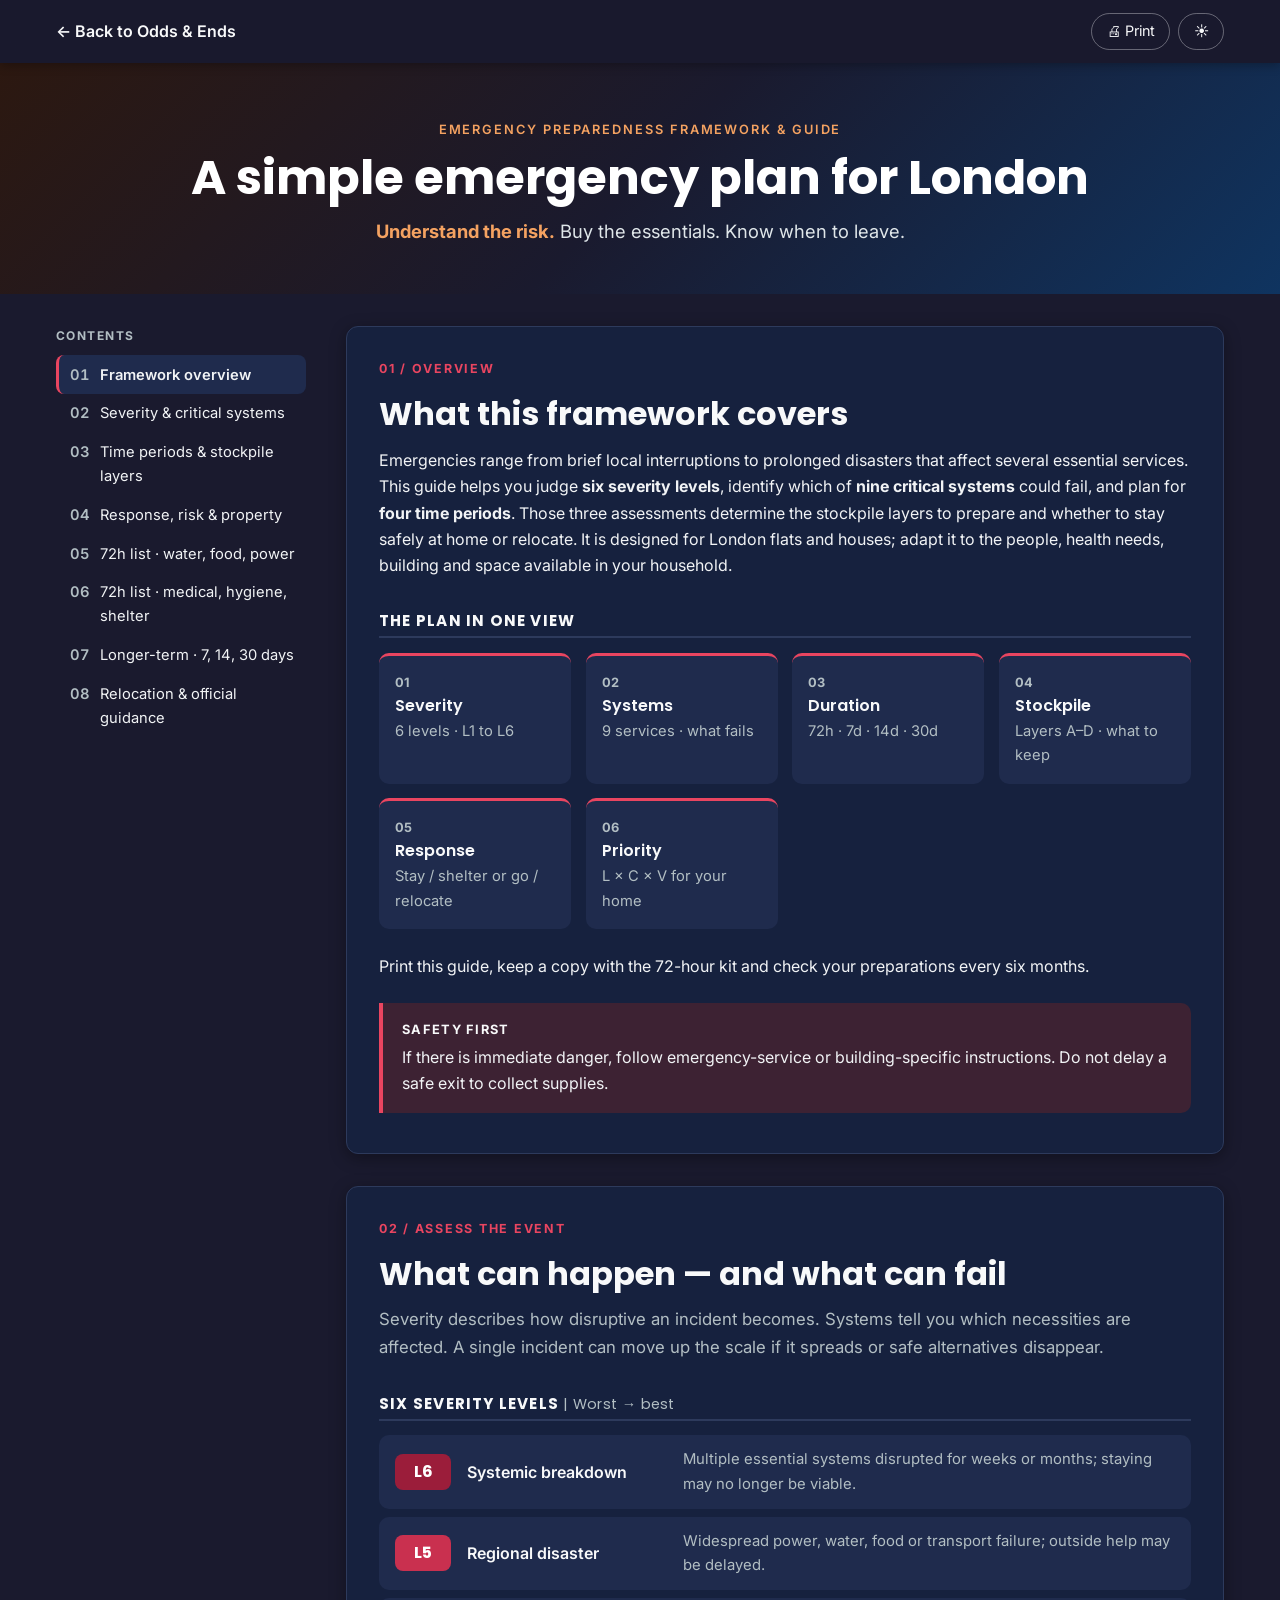
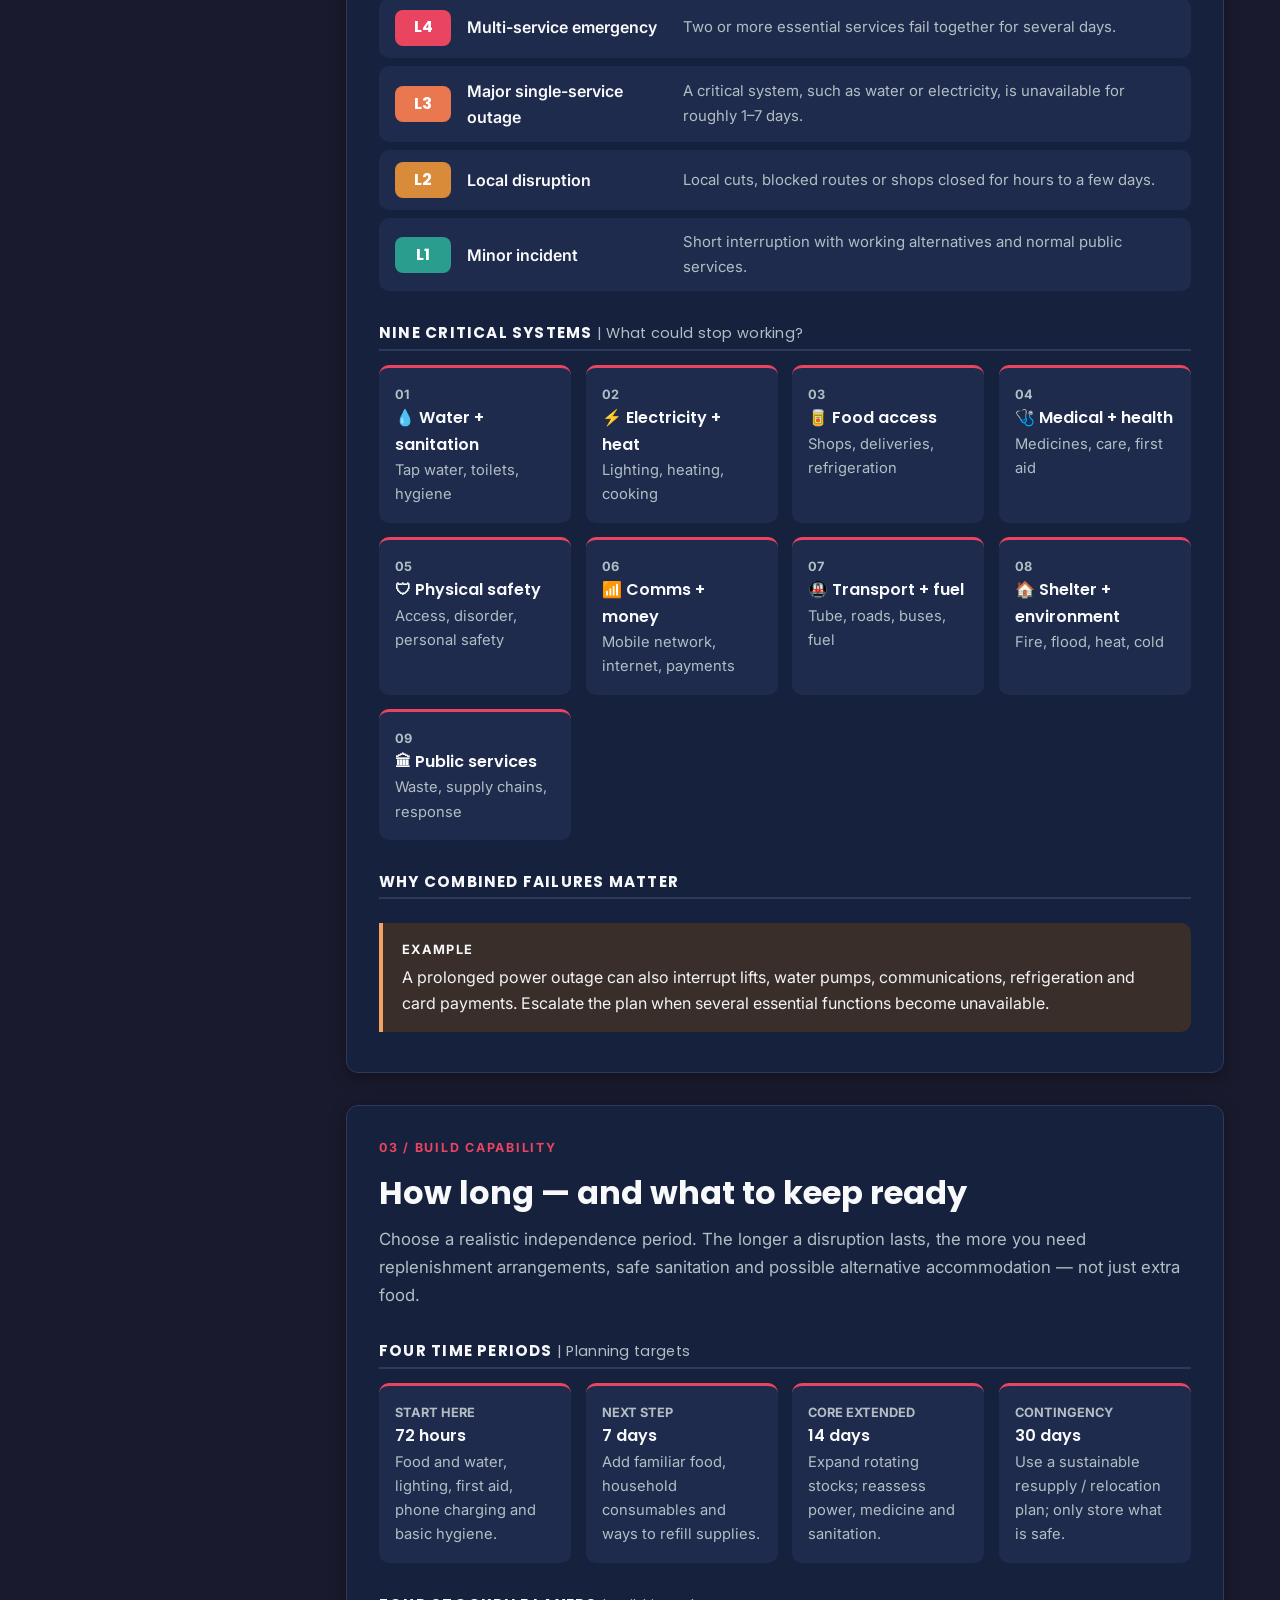
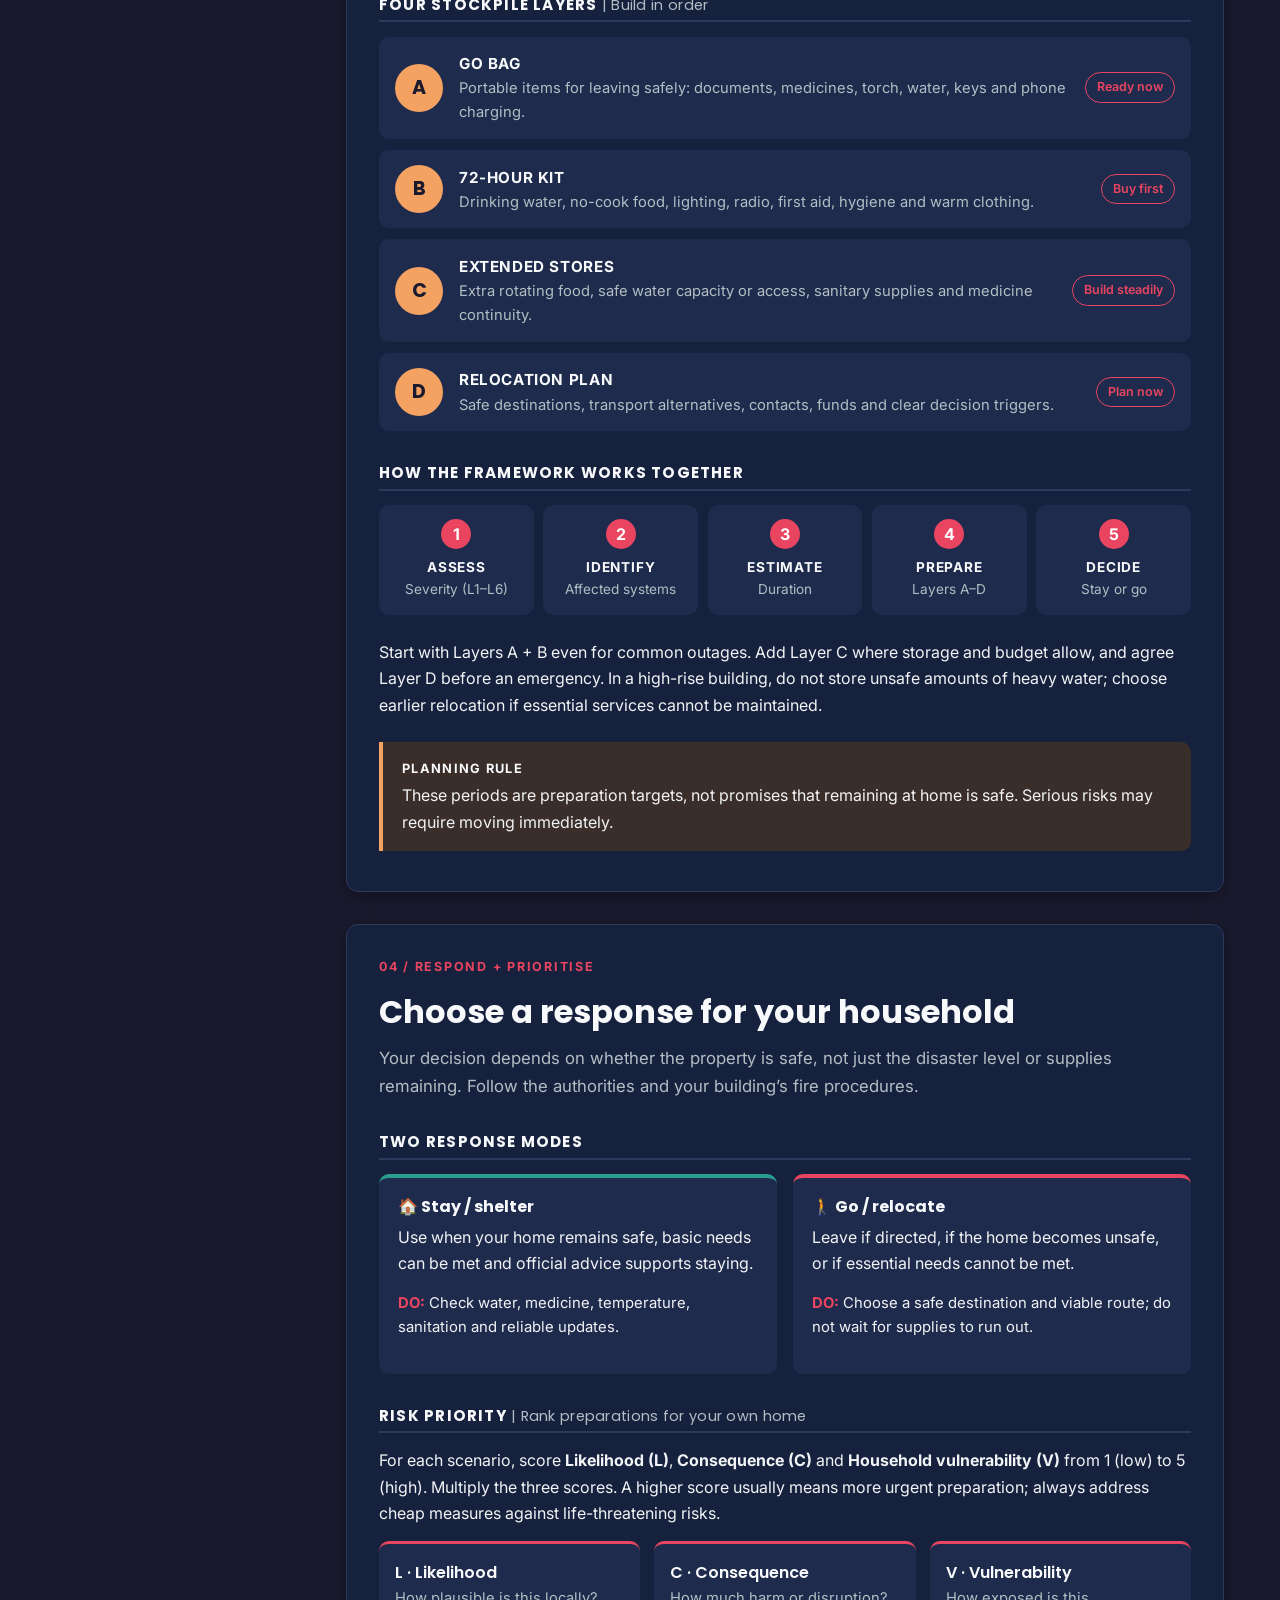
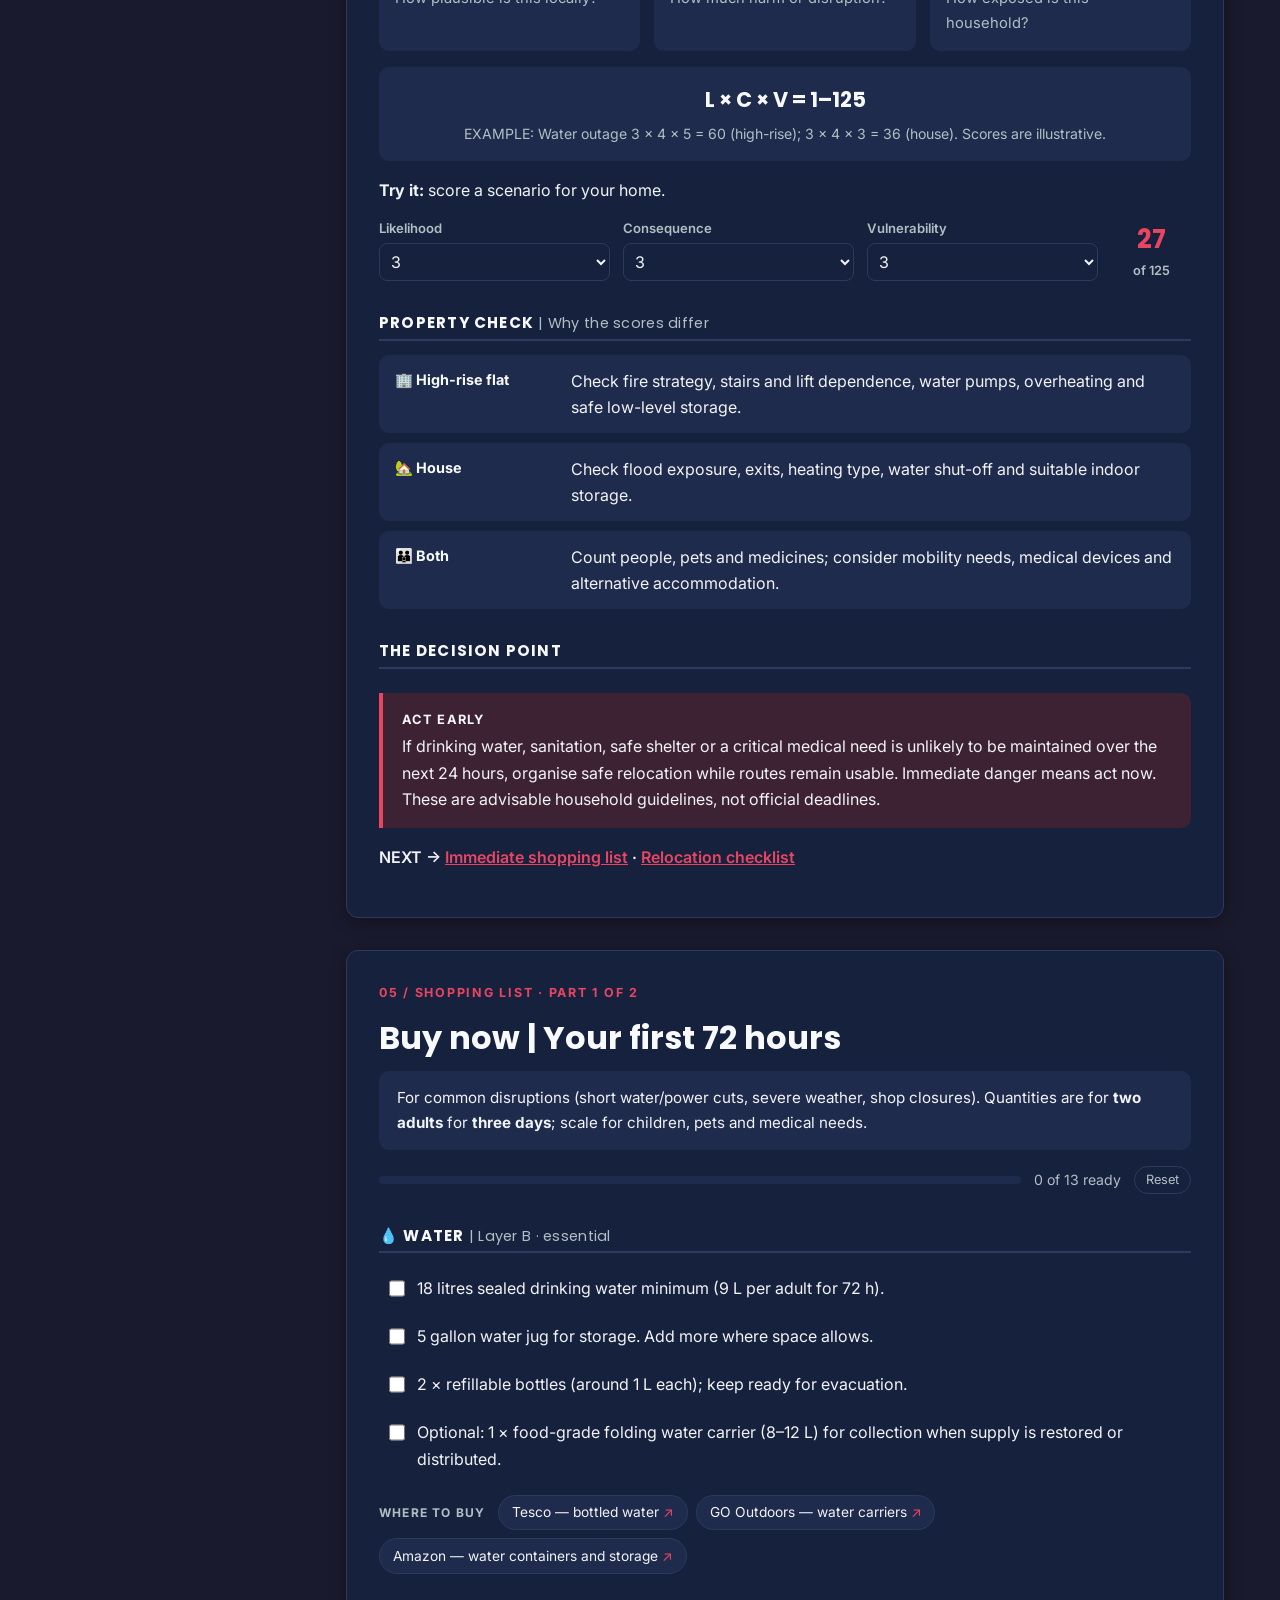
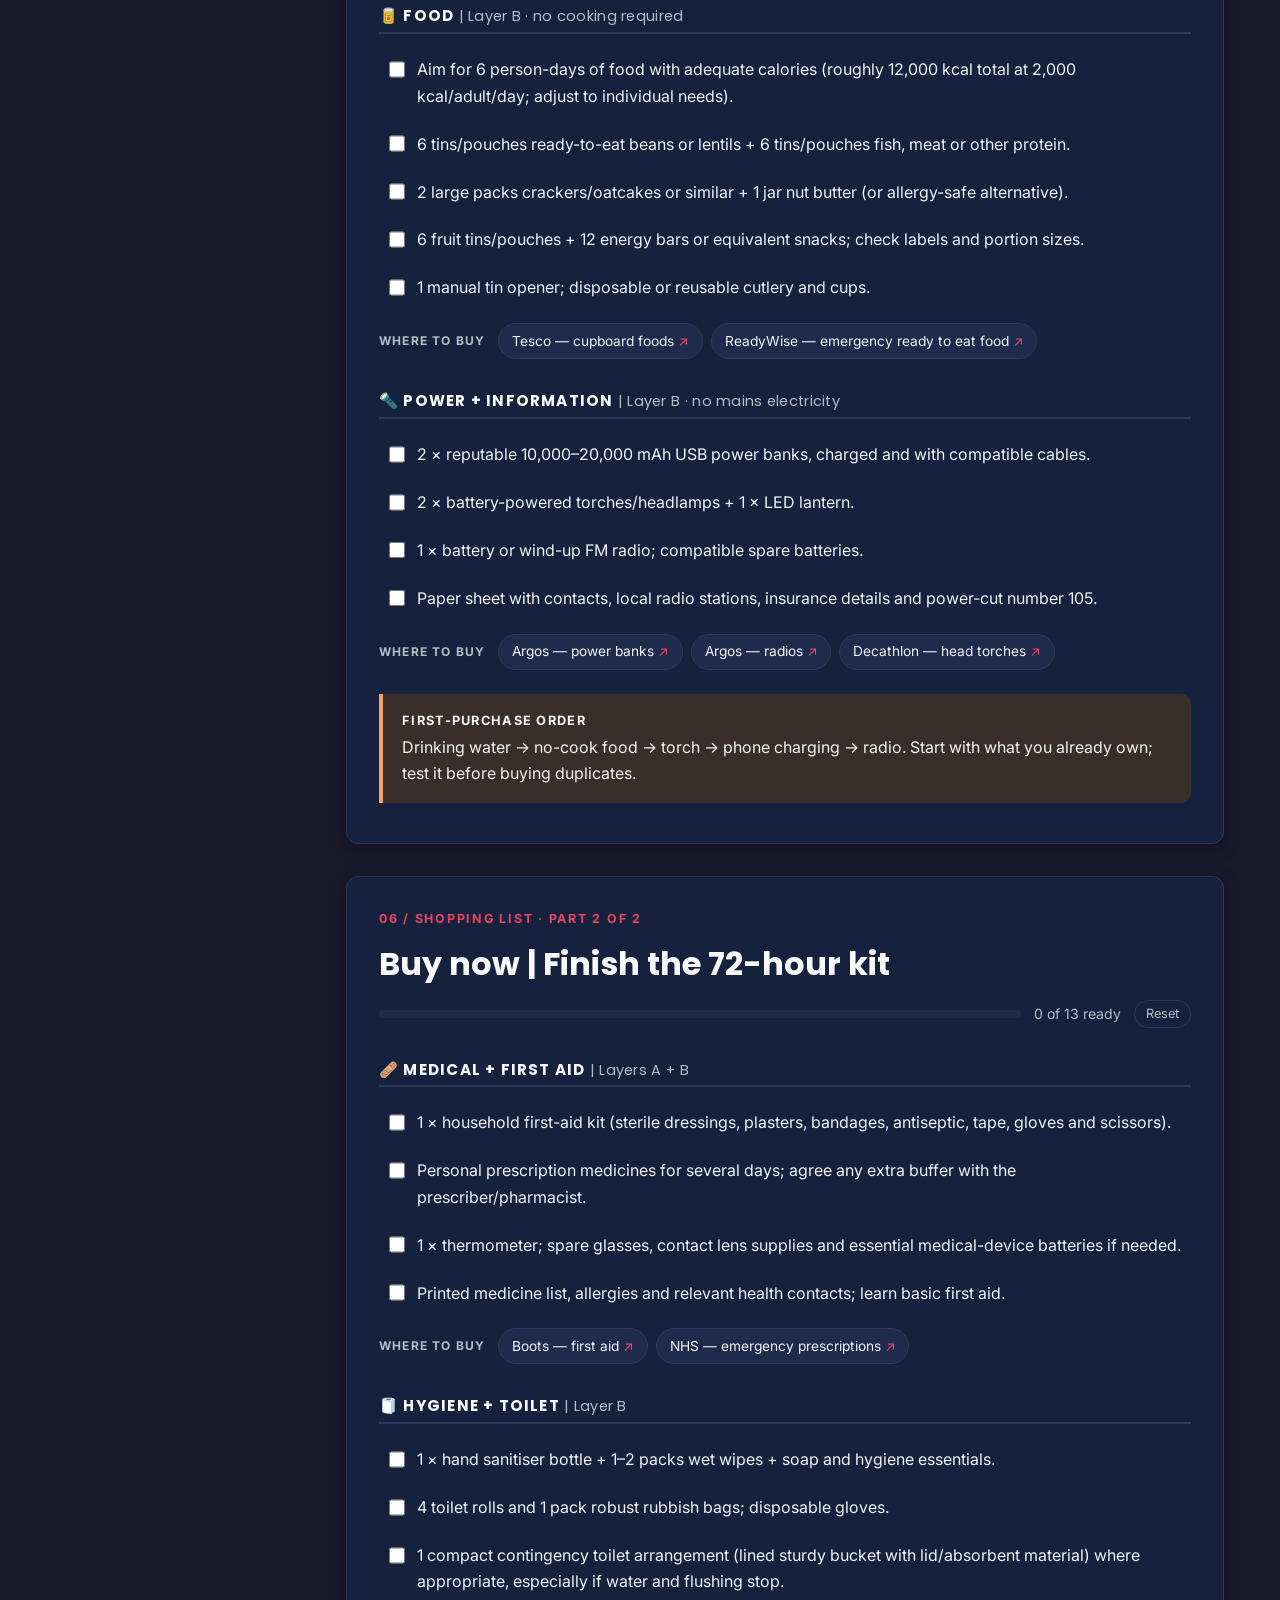
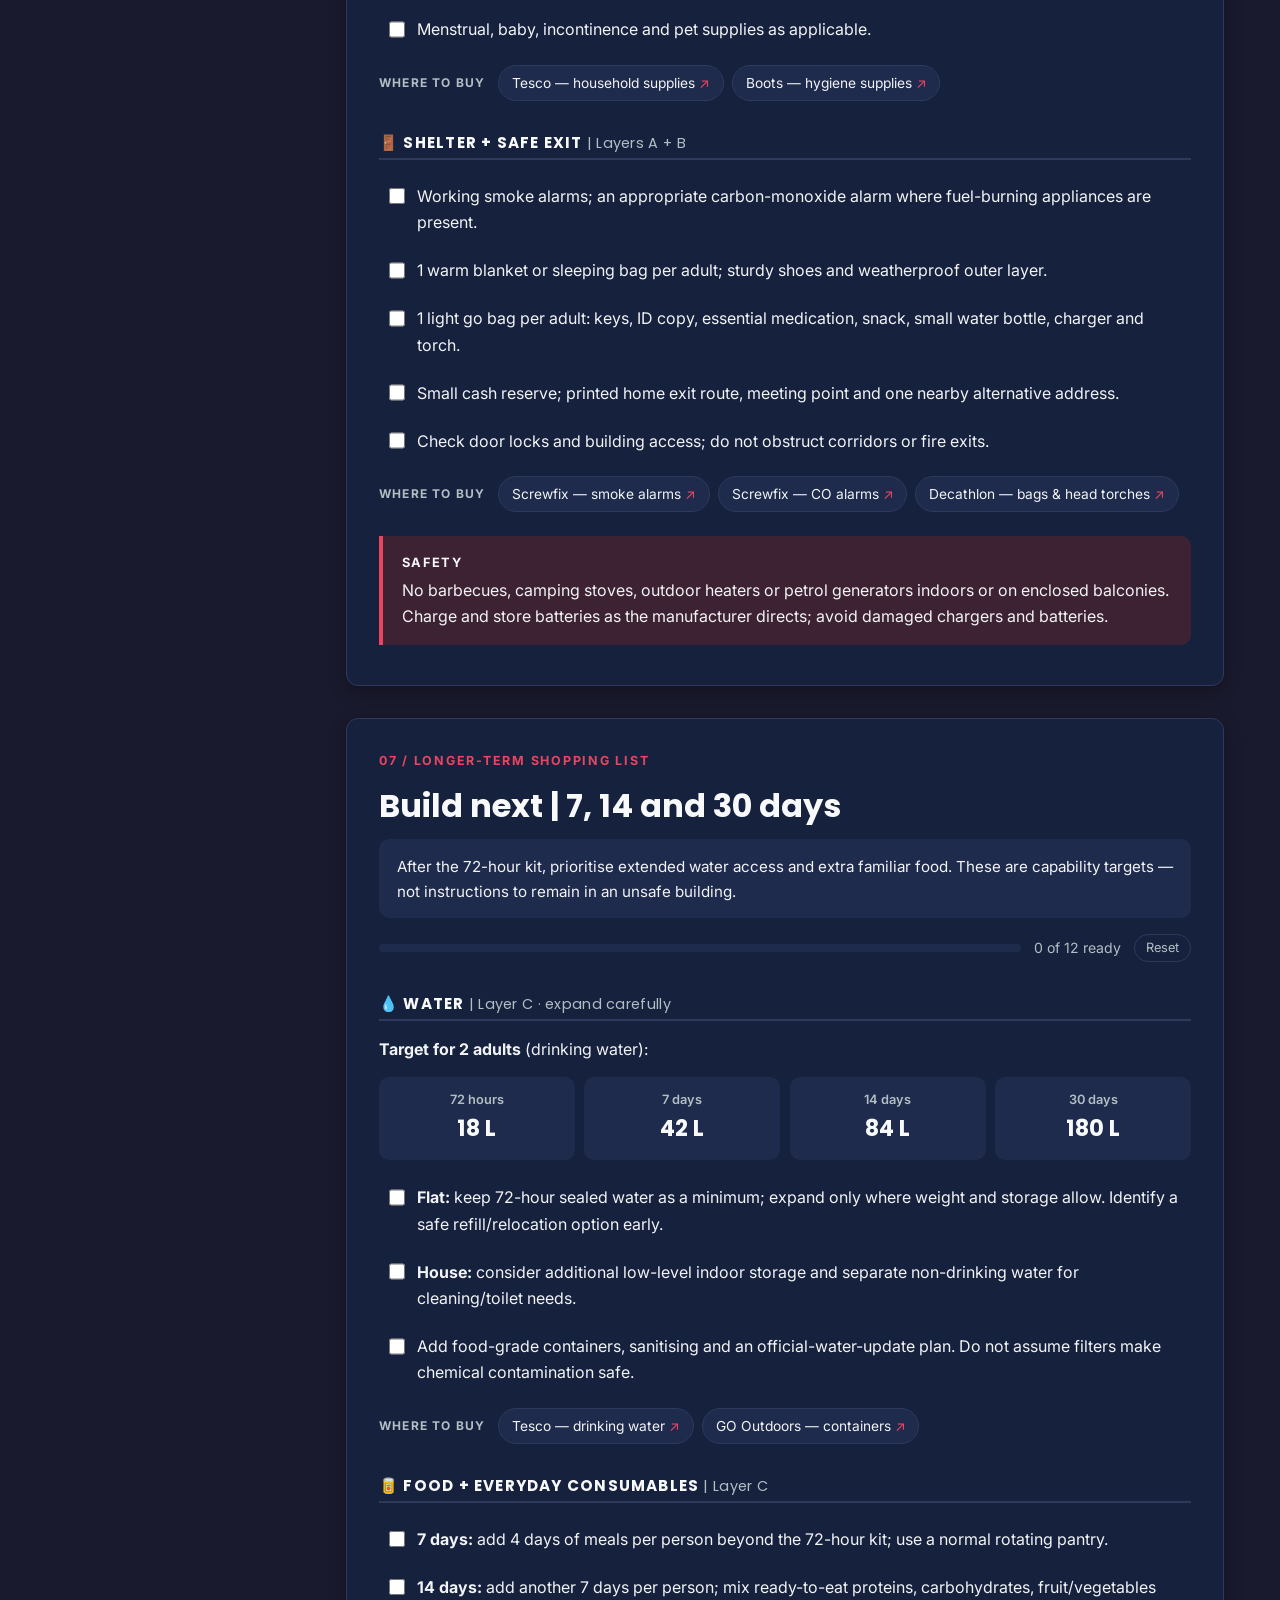
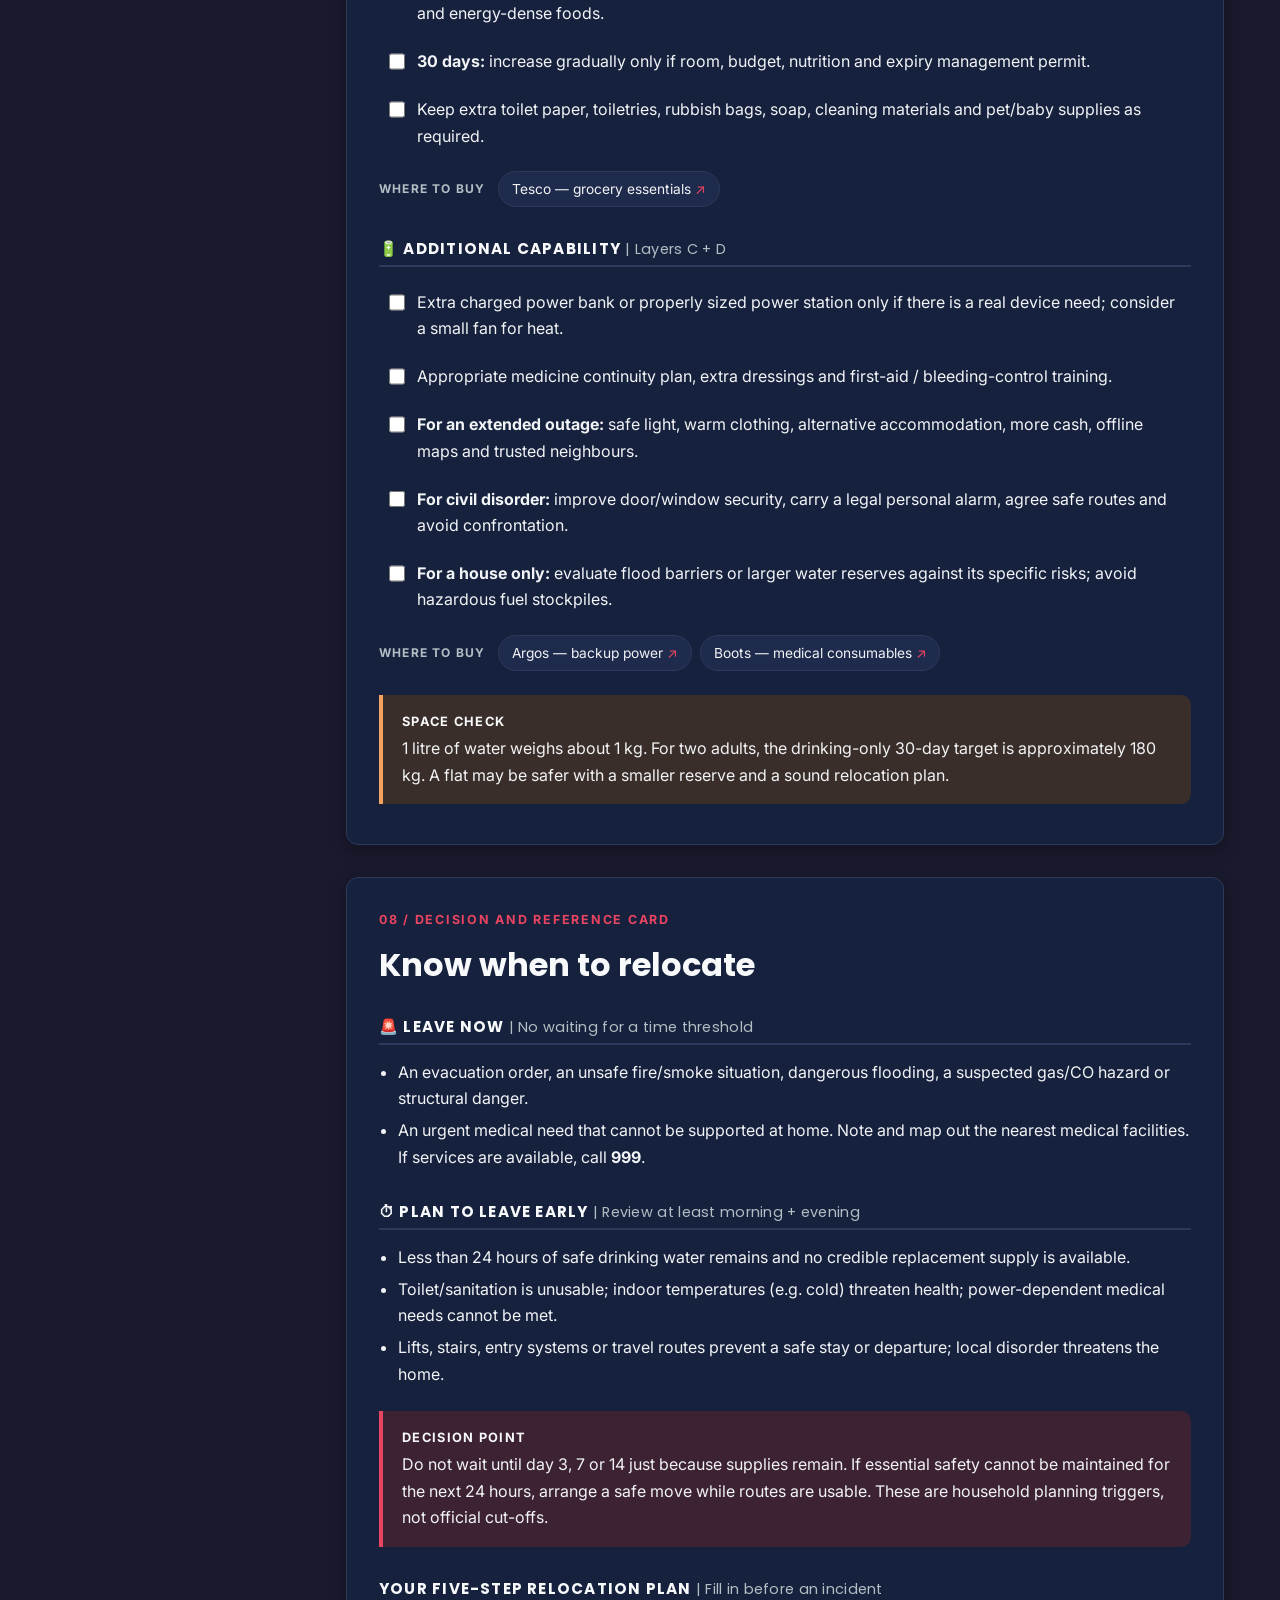
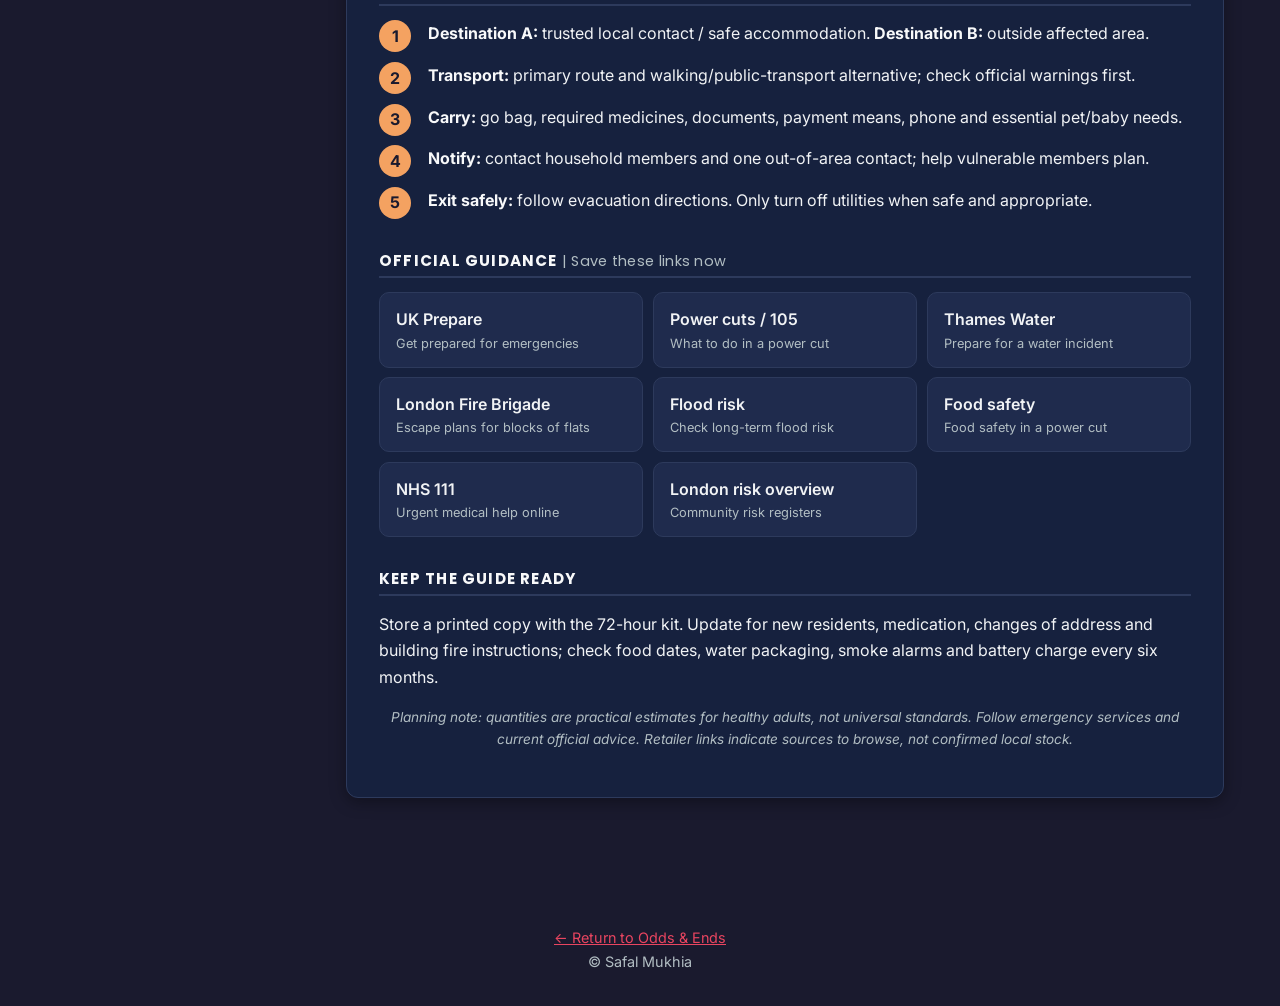
<file: guides/emergency-preparedness.html>
<!DOCTYPE html>
<html lang="en">
<head>
    <meta charset="UTF-8">
    <meta name="viewport" content="width=device-width, initial-scale=1.0">
    <meta name="description" content="A simple emergency plan for London - understand the risk, buy the essentials, know when to leave.">
    <title>Emergency Preparedness Guide - Safal Mukhia</title>
    <link rel="preconnect" href="https://fonts.googleapis.com">
    <link rel="preconnect" href="https://fonts.gstatic.com" crossorigin>
    <link href="https://fonts.googleapis.com/css2?family=Inter:wght@300;400;600;700&family=Poppins:wght@400;600;700&display=swap" rel="stylesheet">
    <style>
        :root {
            --navy: #1a1a2e;
            --accent: #e94560;
            --amber: #f4a261;
            --bg: #f8f9fa;
            --surface: #ffffff;
            --surface-2: #f1f3f5;
            --text: #2d3436;
            --muted: #636e72;
            --border: #dfe6e9;
            --heading: #1a1a2e;
            --ok: #2a9d8f;
            --warn-bg: #fff4ec;
            --danger-bg: #fdecef;
            --radius: 12px;
            --shadow: 0 4px 16px rgba(0, 0, 0, 0.08);
            --font-heading: 'Poppins', sans-serif;
            --font-body: 'Inter', sans-serif;
        }

        body.dark-mode {
            --bg: #1a1a2e;
            --surface: #16213e;
            --surface-2: #1f2b4d;
            --text: #f1f3f5;
            --muted: #b2bec3;
            --border: #2d3a5c;
            --heading: #f8f9fa;
            --warn-bg: #3a2e2a;
            --danger-bg: #3d2233;
            --shadow: 0 4px 16px rgba(0, 0, 0, 0.35);
        }

        * { margin: 0; padding: 0; box-sizing: border-box; }
        html { scroll-behavior: smooth; scroll-padding-top: 80px; }
        body {
            font-family: var(--font-body);
            background: var(--bg);
            color: var(--text);
            line-height: 1.65;
            transition: background 0.3s ease, color 0.3s ease;
        }
        h1, h2, h3, h4 { font-family: var(--font-heading); color: var(--heading); line-height: 1.25; }
        a { color: var(--accent); }

        /* Top bar */
        .topbar {
            position: sticky; top: 0; z-index: 100;
            background: rgba(26, 26, 46, 0.96);
            backdrop-filter: blur(10px);
            box-shadow: 0 2px 10px rgba(0, 0, 0, 0.3);
        }
        .topbar__inner {
            max-width: 1200px; margin: 0 auto;
            display: flex; align-items: center; justify-content: space-between; gap: 1rem;
            padding: 0.8rem 1rem;
        }
        .topbar a { color: #f8f9fa; text-decoration: none; font-weight: 600; }
        .topbar a:hover { color: var(--amber); }
        .topbar__actions { display: flex; gap: 0.5rem; }
        .btn {
            font: inherit; font-size: 0.9rem; cursor: pointer;
            background: transparent; color: #f8f9fa;
            border: 1px solid rgba(248, 249, 250, 0.35); border-radius: 20px;
            padding: 0.35rem 0.9rem;
        }
        .btn:hover { border-color: var(--amber); color: var(--amber); }

        /* Hero */
        .hero {
            background: linear-gradient(135deg, #2c1810 0%, #1a1a2e 50%, #0f3460 100%);
            color: #f8f9fa; padding: 3.5rem 1rem 3rem; text-align: center;
        }
        .hero__micro { letter-spacing: 0.15em; font-size: 0.8rem; color: var(--amber); font-weight: 600; }
        .hero h1 { color: #fff; font-size: clamp(2rem, 5vw, 3rem); margin: 0.5rem 0; }
        .hero__tagline { font-size: 1.15rem; color: #dfe6e9; }
        .hero__tagline strong { color: var(--amber); }

        /* Layout */
        .layout {
            max-width: 1200px; margin: 0 auto; padding: 2rem 1rem 4rem;
            display: grid; grid-template-columns: 250px minmax(0, 1fr); gap: 2.5rem;
        }
        .toc { position: sticky; top: 80px; align-self: start; }
        .toc__title { font-size: 0.75rem; letter-spacing: 0.12em; color: var(--muted); font-weight: 700; margin-bottom: 0.6rem; }
        .toc ol { list-style: none; }
        .toc a {
            display: flex; gap: 0.6rem; padding: 0.45rem 0.7rem; border-radius: 8px;
            color: var(--text); text-decoration: none; font-size: 0.92rem;
            border-left: 3px solid transparent;
        }
        .toc a span { color: var(--muted); font-weight: 600; font-variant-numeric: tabular-nums; }
        .toc a:hover { background: var(--surface-2); }
        .toc a.active { background: var(--surface-2); border-left-color: var(--accent); font-weight: 600; }

        /* Sections */
        .section {
            background: var(--surface); border: 1px solid var(--border); border-radius: var(--radius);
            box-shadow: var(--shadow); padding: 2rem; margin-bottom: 2rem;
        }
        .micro { font-size: 0.78rem; letter-spacing: 0.14em; color: var(--accent); font-weight: 700; text-transform: uppercase; }
        .section > h2 { font-size: clamp(1.5rem, 3vw, 2rem); margin: 0.3rem 0 0.8rem; }
        .section h3 {
            font-size: 0.95rem; letter-spacing: 0.08em; text-transform: uppercase;
            margin: 2rem 0 0.9rem; padding-bottom: 0.4rem; border-bottom: 2px solid var(--border);
        }
        .section h3 small::before { content: '| '; }
        .section h3 small { font-weight: 400; color: var(--muted); letter-spacing: 0.02em; text-transform: none; font-size: 0.9rem; }
        .section p { margin-bottom: 0.9rem; }
        .lead { font-size: 1.05rem; color: var(--muted); }

        /* Grids of tiles */
        .tiles { display: grid; gap: 0.9rem; grid-template-columns: repeat(auto-fit, minmax(190px, 1fr)); }
        .tile {
            background: var(--surface-2); border-radius: 10px; padding: 1rem;
            border-top: 3px solid var(--accent);
        }
        .tile__num { font-size: 0.8rem; color: var(--muted); font-weight: 700; }
        .tile__title { font-family: var(--font-heading); font-weight: 600; color: var(--heading); }
        .tile__body { font-size: 0.92rem; color: var(--muted); }
        a.tile { text-decoration: none; transition: transform 0.2s ease; }
        a.tile:hover { transform: translateY(-3px); }

        /* Severity ladder */
        .ladder { display: grid; gap: 0.5rem; }
        .ladder__row {
            display: grid; grid-template-columns: 56px 200px 1fr; gap: 1rem; align-items: center;
            background: var(--surface-2); border-radius: 10px; padding: 0.75rem 1rem;
        }
        .ladder__level {
            font-family: var(--font-heading); font-weight: 700; color: #fff; text-align: center;
            border-radius: 8px; padding: 0.3rem 0;
        }
        .ladder__name { font-weight: 600; color: var(--heading); }
        .ladder__desc { font-size: 0.93rem; color: var(--muted); }

        /* Layers */
        .layers { display: grid; gap: 0.7rem; }
        .layer {
            display: grid; grid-template-columns: 48px 1fr auto; gap: 1rem; align-items: center;
            background: var(--surface-2); border-radius: 10px; padding: 0.9rem 1rem;
        }
        .layer__letter {
            width: 48px; height: 48px; border-radius: 50%; display: grid; place-items: center;
            background: var(--navy); color: var(--amber); font-family: var(--font-heading); font-weight: 700; font-size: 1.2rem;
        }
        body.dark-mode .layer__letter { background: var(--amber); color: var(--navy); }
        .layer__name { font-weight: 700; color: var(--heading); font-size: 0.95rem; letter-spacing: 0.04em; }
        .layer__desc { font-size: 0.92rem; color: var(--muted); }
        .pill {
            font-size: 0.78rem; font-weight: 600; white-space: nowrap;
            padding: 0.25rem 0.7rem; border-radius: 20px; border: 1px solid var(--accent); color: var(--accent);
        }

        /* Steps */
        .steps { display: grid; grid-template-columns: repeat(5, 1fr); gap: 0.6rem; counter-reset: step; }
        .step { background: var(--surface-2); border-radius: 10px; padding: 0.9rem; text-align: center; position: relative; }
        .step__n {
            width: 30px; height: 30px; margin: 0 auto 0.4rem; border-radius: 50%;
            background: var(--accent); color: #fff; display: grid; place-items: center; font-weight: 700;
        }
        .step__title { font-weight: 700; font-size: 0.85rem; letter-spacing: 0.06em; color: var(--heading); }
        .step__body { font-size: 0.85rem; color: var(--muted); }

        /* Callouts */
        .callout {
            border-left: 4px solid var(--amber); background: var(--warn-bg);
            border-radius: 0 10px 10px 0; padding: 1rem 1.2rem; margin: 1.5rem 0 0.5rem;
        }
        .callout--danger { border-left-color: var(--accent); background: var(--danger-bg); }
        .callout__label { font-weight: 700; font-size: 0.8rem; letter-spacing: 0.1em; color: var(--heading); display: block; margin-bottom: 0.2rem; }

        /* Response modes */
        .modes { display: grid; grid-template-columns: 1fr 1fr; gap: 1rem; }
        .mode { border-radius: 10px; padding: 1.2rem; background: var(--surface-2); border-top: 4px solid var(--ok); }
        .mode--go { border-top-color: var(--accent); }
        .mode h4 { margin-bottom: 0.4rem; }
        .mode__do { margin-top: 0.6rem; font-size: 0.93rem; }
        .mode__do strong { color: var(--accent); }

        .formula {
            font-family: var(--font-heading); font-size: 1.3rem; font-weight: 700; text-align: center;
            padding: 1rem; margin: 1rem 0; background: var(--surface-2); border-radius: 10px; color: var(--heading);
        }
        .formula small { display: block; font-family: var(--font-body); font-size: 0.88rem; font-weight: 400; color: var(--muted); margin-top: 0.3rem; }

        /* Calculator */
        .calc { display: grid; grid-template-columns: repeat(3, 1fr) auto; gap: 0.8rem; align-items: end; margin-top: 0.5rem; }
        .calc label { font-size: 0.82rem; font-weight: 600; color: var(--muted); display: block; margin-bottom: 0.2rem; }
        .calc select { width: 100%; font: inherit; padding: 0.45rem; border-radius: 8px; border: 1px solid var(--border); background: var(--surface); color: var(--text); }
        .calc__out { font-family: var(--font-heading); font-size: 1.6rem; font-weight: 700; color: var(--accent); min-width: 5rem; text-align: center; }
        .calc__band { font-size: 0.8rem; color: var(--muted); display: block; font-family: var(--font-body); font-weight: 600; }

        /* Definition rows (property check) */
        .rows { display: grid; gap: 0.6rem; }
        .row { display: grid; grid-template-columns: 160px 1fr; gap: 1rem; background: var(--surface-2); border-radius: 10px; padding: 0.8rem 1rem; }
        .row__label { font-weight: 700; color: var(--heading); font-size: 0.9rem; }

        /* Shopping checklists */
        .tagline { background: var(--surface-2); border-radius: 10px; padding: 0.9rem 1.1rem; font-size: 0.95rem; }
        .progress { display: flex; align-items: center; gap: 0.8rem; margin: 1rem 0 0; font-size: 0.88rem; color: var(--muted); }
        .progress__bar { flex: 1; height: 8px; background: var(--surface-2); border-radius: 4px; overflow: hidden; }
        .progress__fill { height: 100%; width: 0; background: linear-gradient(90deg, var(--accent), var(--amber)); transition: width 0.3s ease; }
        .progress button {
            font: inherit; font-size: 0.8rem; cursor: pointer; background: none; color: var(--muted);
            border: 1px solid var(--border); border-radius: 20px; padding: 0.15rem 0.7rem;
        }
        .checklist { list-style: none; display: grid; gap: 0.35rem; }
        .checklist label {
            display: flex; gap: 0.7rem; align-items: flex-start; cursor: pointer;
            padding: 0.5rem 0.6rem; border-radius: 8px;
        }
        .checklist label:hover { background: var(--surface-2); }
        .checklist input { margin-top: 0.3rem; width: 1.05rem; height: 1.05rem; accent-color: var(--accent); flex-shrink: 0; }
        .checklist input:checked + span { color: var(--muted); text-decoration: line-through; }
        .plainlist { padding-left: 1.2rem; display: grid; gap: 0.35rem; }

        .buy { margin-top: 0.9rem; display: flex; flex-wrap: wrap; gap: 0.5rem; align-items: center; }
        .buy__label { font-size: 0.75rem; font-weight: 700; letter-spacing: 0.1em; color: var(--muted); margin-right: 0.3rem; }
        .buy a {
            font-size: 0.86rem; text-decoration: none; padding: 0.35rem 0.8rem; border-radius: 20px;
            border: 1px solid var(--border); background: var(--surface-2); color: var(--text);
        }
        .buy a::after { content: ' ↗'; color: var(--accent); }
        .buy a:hover { border-color: var(--accent); color: var(--accent); }

        /* Water target table */
        .targets { display: grid; grid-template-columns: repeat(4, 1fr); gap: 0.6rem; margin-bottom: 1rem; }
        .target { background: var(--surface-2); border-radius: 10px; padding: 0.8rem; text-align: center; }
        .target__time { font-size: 0.8rem; color: var(--muted); font-weight: 600; }
        .target__qty { font-family: var(--font-heading); font-size: 1.4rem; font-weight: 700; color: var(--heading); }

        /* Relocation plan */
        .plan { list-style: none; display: grid; gap: 0.6rem; counter-reset: plan; }
        .plan li { display: grid; grid-template-columns: 36px 1fr; gap: 0.8rem; align-items: start; }
        .plan li::before {
            counter-increment: plan; content: counter(plan);
            width: 32px; height: 32px; border-radius: 50%; background: var(--navy); color: var(--amber);
            display: grid; place-items: center; font-weight: 700;
        }
        body.dark-mode .plan li::before { background: var(--amber); color: var(--navy); }
        .plan strong { color: var(--heading); }

        .links { display: grid; grid-template-columns: repeat(auto-fill, minmax(220px, 1fr)); gap: 0.6rem; }
        .links a {
            display: block; padding: 0.8rem 1rem; border-radius: 10px; text-decoration: none;
            background: var(--surface-2); color: var(--text); border: 1px solid var(--border); font-weight: 600;
        }
        .links a small { display: block; font-weight: 400; color: var(--muted); font-size: 0.8rem; }
        .links a:hover { border-color: var(--accent); }

        .note { font-size: 0.85rem; color: var(--muted); font-style: italic; text-align: center; margin-top: 1rem; }
        .next { display: inline-block; margin-top: 0.5rem; font-weight: 600; }

        footer { text-align: center; padding: 2rem 1rem; color: var(--muted); font-size: 0.9rem; }
        footer a { color: var(--accent); }

        /* Mobile navigation (hidden on desktop) */
        .secbar, .incontents, .totop, .topbar__back-short { display: none; }
        .secbar { border-top: 1px solid rgba(248, 249, 250, 0.12); }
        .secbar__btn {
            width: 100%; display: flex; align-items: center; gap: 0.75rem;
            background: none; border: 0; color: #f8f9fa; font: inherit; text-align: left; cursor: pointer;
            padding: 0.55rem 1rem;
        }
        .secbar__icon { font-size: 1.2rem; color: var(--amber); }
        .secbar__label { flex: 1; min-width: 0; display: flex; flex-direction: column; line-height: 1.25; }
        .secbar__label small { font-size: 0.68rem; letter-spacing: 0.12em; color: #b2bec3; font-weight: 700; }
        .secbar__current { font-weight: 600; font-size: 0.95rem; white-space: nowrap; overflow: hidden; text-overflow: ellipsis; }
        .secbar__chev {
            font-size: 0.8rem; font-weight: 600; color: var(--navy); background: var(--amber);
            border-radius: 20px; padding: 0.25rem 0.7rem;
        }

        .sheet { position: fixed; inset: 0; z-index: 200; visibility: hidden; }
        .sheet.open { visibility: visible; }
        .sheet__backdrop { position: absolute; inset: 0; background: rgba(0, 0, 0, 0.55); opacity: 0; transition: opacity 0.25s ease; }
        .sheet.open .sheet__backdrop { opacity: 1; }
        .sheet__panel {
            position: absolute; left: 0; right: 0; bottom: 0; max-height: 85vh; overflow-y: auto;
            background: var(--surface); color: var(--text); border-radius: 18px 18px 0 0;
            padding: 0.5rem 1rem calc(1rem + env(safe-area-inset-bottom));
            transform: translateY(100%); transition: transform 0.25s ease;
        }
        .sheet.open .sheet__panel { transform: none; }
        .sheet__head {
            display: flex; align-items: center; justify-content: space-between;
            position: sticky; top: -0.5rem; background: var(--surface); padding: 0.8rem 0 0.6rem;
        }
        .sheet__head h2 { font-size: 1.15rem; }
        .sheet__close {
            font: inherit; font-size: 1.4rem; line-height: 1; width: 40px; height: 40px; border-radius: 50%;
            border: 1px solid var(--border); background: var(--surface-2); color: var(--text); cursor: pointer;
        }

        /* Large tappable contents rows, used in the sheet and at the top of the guide */
        .navlist { list-style: none; display: grid; gap: 0.45rem; }
        .navlist a {
            display: grid; grid-template-columns: 2.4rem 1fr auto; align-items: center; gap: 0.7rem;
            min-height: 52px; padding: 0.6rem 0.85rem; border-radius: 10px; text-decoration: none;
            background: var(--surface-2); color: var(--text); border: 1px solid var(--border);
        }
        .navlist a::after { content: '›'; font-size: 1.4rem; color: var(--muted); }
        .navlist__num {
            font-family: var(--font-heading); font-weight: 700; color: var(--accent); font-size: 0.95rem;
        }
        .navlist__text { font-weight: 600; font-size: 0.95rem; line-height: 1.3; }
        .navlist__text small { display: block; font-weight: 400; color: var(--muted); font-size: 0.8rem; }
        .navlist a.active { border-color: var(--accent); background: var(--danger-bg); }

        .totop {
            position: fixed; right: 1rem; bottom: calc(1rem + env(safe-area-inset-bottom)); z-index: 90;
            width: 48px; height: 48px; border-radius: 50%; place-items: center;
            background: var(--accent); color: #fff; font-size: 1.3rem; text-decoration: none;
            box-shadow: 0 4px 14px rgba(0, 0, 0, 0.3);
            opacity: 0; pointer-events: none; transition: opacity 0.2s ease;
        }
        .totop.show { opacity: 1; pointer-events: auto; }

        /* Responsive */
        @media (max-width: 900px) {
            html { scroll-padding-top: 120px; }
            .layout { grid-template-columns: minmax(0, 1fr); gap: 0; padding: 1rem 0.75rem 5rem; }
            .toc { display: none; }
            .secbar { display: block; }
            .incontents { display: block; margin-top: 1.5rem; }
            .totop { display: grid; }
            .steps { grid-template-columns: repeat(auto-fit, minmax(130px, 1fr)); }
        }
        @media (max-width: 640px) {
            body { font-size: 15.5px; }
            .section { padding: 1.4rem 1rem; margin-bottom: 1rem; overflow-wrap: anywhere; }
            .section > h2 { font-size: 1.45rem; }
            .section h3 { margin-top: 1.6rem; font-size: 0.88rem; }
            .section h3 small { display: block; margin-top: 0.15rem; }
            .section h3 small::before { content: none; }
            .lead { font-size: 1rem; }

            .topbar__inner { padding: 0.6rem 1rem; }
            .topbar__back-text { display: none; }
            .topbar__back-short { display: inline; }
            .btn { padding: 0.3rem 0.75rem; }

            .hero { padding: 2rem 1rem 1.8rem; }
            .hero__micro { font-size: 0.7rem; }
            .hero__tagline { font-size: 1rem; }

            .tiles { grid-template-columns: repeat(2, minmax(0, 1fr)); gap: 0.6rem; }
            .tiles--list { grid-template-columns: minmax(0, 1fr); }
            .tile { padding: 0.8rem; }
            .tile__title { font-size: 0.95rem; }
            .tile__body { font-size: 0.85rem; }

            .ladder__row { grid-template-columns: 44px minmax(0, 1fr); gap: 0.3rem 0.8rem; padding: 0.7rem 0.8rem; }
            .ladder__desc { grid-column: 1 / -1; }

            .layer { grid-template-columns: 40px minmax(0, 1fr); gap: 0.4rem 0.8rem; padding: 0.8rem; align-items: start; }
            .layer__letter { width: 40px; height: 40px; font-size: 1rem; }
            .layer .pill { grid-column: 2; justify-self: start; }

            .steps { grid-template-columns: minmax(0, 1fr); gap: 0.4rem; }
            .step { display: grid; grid-template-columns: 30px auto 1fr; gap: 0.7rem; align-items: center; text-align: left; padding: 0.6rem 0.8rem; }
            .step__n { margin: 0; }

            .modes { grid-template-columns: minmax(0, 1fr); }
            .row { grid-template-columns: minmax(0, 1fr); gap: 0.2rem; }
            .formula { font-size: 1.1rem; }
            .calc { grid-template-columns: repeat(3, minmax(0, 1fr)); }
            .calc__out { grid-column: 1 / -1; }

            .checklist label { padding: 0.55rem 0.3rem; }
            .checklist input { width: 1.25rem; height: 1.25rem; margin-top: 0.15rem; }
            .buy__label { width: 100%; }
            .buy a { padding: 0.5rem 0.85rem; }

            .targets { grid-template-columns: repeat(2, minmax(0, 1fr)); }
            .links { grid-template-columns: minmax(0, 1fr); }
            .callout { padding: 0.9rem 1rem; }
        }

        /* Print */
        @media print {
            .topbar, .toc, .incontents, .sheet, .totop, .progress, .calc-wrap, footer .no-print { display: none !important; }
            body { background: #fff; color: #000; }
            .layout { display: block; padding: 0; }
            .hero { background: none; color: #000; padding: 1rem 0; }
            .hero h1, .hero__tagline { color: #000; }
            .section { box-shadow: none; border: 1px solid #ccc; break-inside: auto; page-break-before: always; }
            .section:first-child { page-break-before: auto; }
            .buy a::after { content: ' (' attr(href) ')'; font-size: 0.7rem; word-break: break-all; }
            .checklist input { appearance: none; border: 1.5px solid #000; width: 0.9rem; height: 0.9rem; }
            .checklist input:checked + span { text-decoration: none; color: #000; }
        }
    </style>
</head>
<body>
    <header class="topbar">
        <div class="topbar__inner">
            <a href="../index.html#odds-and-ends">← <span class="topbar__back-text">Back to Odds &amp; Ends</span><span class="topbar__back-short">Back</span></a>
            <div class="topbar__actions">
                <button class="btn" id="print-btn" type="button">🖨 Print</button>
                <button class="btn" id="theme-btn" type="button" aria-label="Toggle dark mode">🌙</button>
            </div>
        </div>
        <div class="secbar">
            <button class="secbar__btn" id="secbar-btn" type="button" aria-expanded="false" aria-controls="sheet">
                <span class="secbar__icon" aria-hidden="true">☰</span>
                <span class="secbar__label"><small>CONTENTS</small><span class="secbar__current" id="secbar-current">01 · Framework overview</span></span>
                <span class="secbar__chev">Sections</span>
            </button>
        </div>
    </header>

    <div class="sheet" id="sheet" role="dialog" aria-modal="true" aria-label="Guide contents">
        <div class="sheet__backdrop" data-close></div>
        <div class="sheet__panel">
            <div class="sheet__head">
                <h2>Contents</h2>
                <button class="sheet__close" type="button" aria-label="Close contents" data-close>&times;</button>
            </div>
            <ol class="navlist" id="sheet-list"></ol>
        </div>
    </div>

    <a href="#top" class="totop" id="totop" aria-label="Back to top">↑</a>

    <div class="hero" id="top">
        <p class="hero__micro">EMERGENCY PREPAREDNESS FRAMEWORK &amp; GUIDE</p>
        <h1>A simple emergency plan for London</h1>
        <p class="hero__tagline"><strong>Understand the risk.</strong> Buy the essentials. Know when to leave.</p>
    </div>

    <div class="layout">
        <nav class="toc" aria-label="Guide contents">
            <p class="toc__title">CONTENTS</p>
            <ol>
                <li><a href="#intro" data-sub="What this guide covers"><span>01</span>Framework overview</a></li>
                <li><a href="#severity" data-sub="Six levels · nine systems"><span>02</span>Severity &amp; critical systems</a></li>
                <li><a href="#durations" data-sub="72 hours to 30 days · Layers A–D"><span>03</span>Time periods &amp; stockpile layers</a></li>
                <li><a href="#decide" data-sub="Stay or go · score your risk"><span>04</span>Response, risk &amp; property</a></li>
                <li><a href="#shop1" data-sub="Shopping list · part 1"><span>05</span>72h list · water, food, power</a></li>
                <li><a href="#shop2" data-sub="Shopping list · part 2"><span>06</span>72h list · medical, hygiene, shelter</a></li>
                <li><a href="#extended" data-sub="Build next"><span>07</span>Longer-term · 7, 14, 30 days</a></li>
                <li><a href="#relocation" data-sub="When to leave · official links"><span>08</span>Relocation &amp; official guidance</a></li>
            </ol>
        </nav>

        <main>
            <!-- 01 Overview -->
            <section class="section" id="intro">
                <p class="micro">01 / Overview</p>
                <h2>What this framework covers</h2>
                <p>Emergencies range from brief local interruptions to prolonged disasters that affect several essential services. This guide helps you judge <strong>six severity levels</strong>, identify which of <strong>nine critical systems</strong> could fail, and plan for <strong>four time periods</strong>. Those three assessments determine the stockpile layers to prepare and whether to stay safely at home or relocate. It is designed for London flats and houses; adapt it to the people, health needs, building and space available in your household.</p>

                <nav class="incontents" aria-label="Jump to a section">
                    <h3>Contents <small>Tap a section to jump to it</small></h3>
                    <ol class="navlist" id="intro-list"></ol>
                </nav>

                <h3>The plan in one view</h3>
                <div class="tiles">
                    <a class="tile" href="#severity"><div class="tile__num">01</div><div class="tile__title">Severity</div><div class="tile__body">6 levels · L1 to L6</div></a>
                    <a class="tile" href="#systems"><div class="tile__num">02</div><div class="tile__title">Systems</div><div class="tile__body">9 services · what fails</div></a>
                    <a class="tile" href="#durations"><div class="tile__num">03</div><div class="tile__title">Duration</div><div class="tile__body">72h · 7d · 14d · 30d</div></a>
                    <a class="tile" href="#layers"><div class="tile__num">04</div><div class="tile__title">Stockpile</div><div class="tile__body">Layers A–D · what to keep</div></a>
                    <a class="tile" href="#decide"><div class="tile__num">05</div><div class="tile__title">Response</div><div class="tile__body">Stay / shelter or go / relocate</div></a>
                    <a class="tile" href="#risk"><div class="tile__num">06</div><div class="tile__title">Priority</div><div class="tile__body">L × C × V for your home</div></a>
                </div>

                <p style="margin-top:1.5rem">Print this guide, keep a copy with the 72-hour kit and check your preparations every six months.</p>
                <div class="callout callout--danger">
                    <span class="callout__label">SAFETY FIRST</span>
                    If there is immediate danger, follow emergency-service or building-specific instructions. Do not delay a safe exit to collect supplies.
                </div>
            </section>

            <!-- 02 Severity + systems -->
            <section class="section" id="severity">
                <p class="micro">02 / Assess the event</p>
                <h2>What can happen — and what can fail</h2>
                <p class="lead">Severity describes how disruptive an incident becomes. Systems tell you which necessities are affected. A single incident can move up the scale if it spreads or safe alternatives disappear.</p>

                <h3>Six severity levels <small>Worst → best</small></h3>
                <div class="ladder">
                    <div class="ladder__row"><div class="ladder__level" style="background:#9b1d3a">L6</div><div class="ladder__name">Systemic breakdown</div><div class="ladder__desc">Multiple essential systems disrupted for weeks or months; staying may no longer be viable.</div></div>
                    <div class="ladder__row"><div class="ladder__level" style="background:#c9304f">L5</div><div class="ladder__name">Regional disaster</div><div class="ladder__desc">Widespread power, water, food or transport failure; outside help may be delayed.</div></div>
                    <div class="ladder__row"><div class="ladder__level" style="background:#e94560">L4</div><div class="ladder__name">Multi-service emergency</div><div class="ladder__desc">Two or more essential services fail together for several days.</div></div>
                    <div class="ladder__row"><div class="ladder__level" style="background:#e9774f">L3</div><div class="ladder__name">Major single-service outage</div><div class="ladder__desc">A critical system, such as water or electricity, is unavailable for roughly 1–7 days.</div></div>
                    <div class="ladder__row"><div class="ladder__level" style="background:#d98b3a">L2</div><div class="ladder__name">Local disruption</div><div class="ladder__desc">Local cuts, blocked routes or shops closed for hours to a few days.</div></div>
                    <div class="ladder__row"><div class="ladder__level" style="background:#2a9d8f">L1</div><div class="ladder__name">Minor incident</div><div class="ladder__desc">Short interruption with working alternatives and normal public services.</div></div>
                </div>

                <h3 id="systems">Nine critical systems <small>What could stop working?</small></h3>
                <div class="tiles">
                    <div class="tile"><div class="tile__num">01</div><div class="tile__title">💧 Water + sanitation</div><div class="tile__body">Tap water, toilets, hygiene</div></div>
                    <div class="tile"><div class="tile__num">02</div><div class="tile__title">⚡ Electricity + heat</div><div class="tile__body">Lighting, heating, cooking</div></div>
                    <div class="tile"><div class="tile__num">03</div><div class="tile__title">🥫 Food access</div><div class="tile__body">Shops, deliveries, refrigeration</div></div>
                    <div class="tile"><div class="tile__num">04</div><div class="tile__title">🩺 Medical + health</div><div class="tile__body">Medicines, care, first aid</div></div>
                    <div class="tile"><div class="tile__num">05</div><div class="tile__title">🛡 Physical safety</div><div class="tile__body">Access, disorder, personal safety</div></div>
                    <div class="tile"><div class="tile__num">06</div><div class="tile__title">📶 Comms + money</div><div class="tile__body">Mobile network, internet, payments</div></div>
                    <div class="tile"><div class="tile__num">07</div><div class="tile__title">🚇 Transport + fuel</div><div class="tile__body">Tube, roads, buses, fuel</div></div>
                    <div class="tile"><div class="tile__num">08</div><div class="tile__title">🏠 Shelter + environment</div><div class="tile__body">Fire, flood, heat, cold</div></div>
                    <div class="tile"><div class="tile__num">09</div><div class="tile__title">🏛 Public services</div><div class="tile__body">Waste, supply chains, response</div></div>
                </div>

                <h3>Why combined failures matter</h3>
                <div class="callout">
                    <span class="callout__label">EXAMPLE</span>
                    A prolonged power outage can also interrupt lifts, water pumps, communications, refrigeration and card payments. Escalate the plan when several essential functions become unavailable.
                </div>
            </section>

            <!-- 03 Durations + layers -->
            <section class="section" id="durations">
                <p class="micro">03 / Build capability</p>
                <h2>How long — and what to keep ready</h2>
                <p class="lead">Choose a realistic independence period. The longer a disruption lasts, the more you need replenishment arrangements, safe sanitation and possible alternative accommodation — not just extra food.</p>

                <h3>Four time periods <small>Planning targets</small></h3>
                <div class="tiles">
                    <div class="tile"><div class="tile__num">START HERE</div><div class="tile__title">72 hours</div><div class="tile__body">Food and water, lighting, first aid, phone charging and basic hygiene.</div></div>
                    <div class="tile"><div class="tile__num">NEXT STEP</div><div class="tile__title">7 days</div><div class="tile__body">Add familiar food, household consumables and ways to refill supplies.</div></div>
                    <div class="tile"><div class="tile__num">CORE EXTENDED</div><div class="tile__title">14 days</div><div class="tile__body">Expand rotating stocks; reassess power, medicine and sanitation.</div></div>
                    <div class="tile"><div class="tile__num">CONTINGENCY</div><div class="tile__title">30 days</div><div class="tile__body">Use a sustainable resupply / relocation plan; only store what is safe.</div></div>
                </div>

                <h3 id="layers">Four stockpile layers <small>Build in order</small></h3>
                <div class="layers">
                    <div class="layer"><div class="layer__letter">A</div><div><div class="layer__name">GO BAG</div><div class="layer__desc">Portable items for leaving safely: documents, medicines, torch, water, keys and phone charging.</div></div><span class="pill">Ready now</span></div>
                    <div class="layer"><div class="layer__letter">B</div><div><div class="layer__name">72-HOUR KIT</div><div class="layer__desc">Drinking water, no-cook food, lighting, radio, first aid, hygiene and warm clothing.</div></div><span class="pill">Buy first</span></div>
                    <div class="layer"><div class="layer__letter">C</div><div><div class="layer__name">EXTENDED STORES</div><div class="layer__desc">Extra rotating food, safe water capacity or access, sanitary supplies and medicine continuity.</div></div><span class="pill">Build steadily</span></div>
                    <div class="layer"><div class="layer__letter">D</div><div><div class="layer__name">RELOCATION PLAN</div><div class="layer__desc">Safe destinations, transport alternatives, contacts, funds and clear decision triggers.</div></div><span class="pill">Plan now</span></div>
                </div>

                <h3>How the framework works together</h3>
                <div class="steps">
                    <div class="step"><div class="step__n">1</div><div class="step__title">ASSESS</div><div class="step__body">Severity (L1–L6)</div></div>
                    <div class="step"><div class="step__n">2</div><div class="step__title">IDENTIFY</div><div class="step__body">Affected systems</div></div>
                    <div class="step"><div class="step__n">3</div><div class="step__title">ESTIMATE</div><div class="step__body">Duration</div></div>
                    <div class="step"><div class="step__n">4</div><div class="step__title">PREPARE</div><div class="step__body">Layers A–D</div></div>
                    <div class="step"><div class="step__n">5</div><div class="step__title">DECIDE</div><div class="step__body">Stay or go</div></div>
                </div>

                <p style="margin-top:1.5rem">Start with Layers A + B even for common outages. Add Layer C where storage and budget allow, and agree Layer D before an emergency. In a high-rise building, do not store unsafe amounts of heavy water; choose earlier relocation if essential services cannot be maintained.</p>
                <div class="callout">
                    <span class="callout__label">PLANNING RULE</span>
                    These periods are preparation targets, not promises that remaining at home is safe. Serious risks may require moving immediately.
                </div>
            </section>

            <!-- 04 Respond + prioritise -->
            <section class="section" id="decide">
                <p class="micro">04 / Respond + prioritise</p>
                <h2>Choose a response for your household</h2>
                <p class="lead">Your decision depends on whether the property is safe, not just the disaster level or supplies remaining. Follow the authorities and your building’s fire procedures.</p>

                <h3>Two response modes</h3>
                <div class="modes">
                    <div class="mode">
                        <h4>🏠 Stay / shelter</h4>
                        <p>Use when your home remains safe, basic needs can be met and official advice supports staying.</p>
                        <p class="mode__do"><strong>DO:</strong> Check water, medicine, temperature, sanitation and reliable updates.</p>
                    </div>
                    <div class="mode mode--go">
                        <h4>🚶 Go / relocate</h4>
                        <p>Leave if directed, if the home becomes unsafe, or if essential needs cannot be met.</p>
                        <p class="mode__do"><strong>DO:</strong> Choose a safe destination and viable route; do not wait for supplies to run out.</p>
                    </div>
                </div>

                <h3 id="risk">Risk priority <small>Rank preparations for your own home</small></h3>
                <p>For each scenario, score <strong>Likelihood (L)</strong>, <strong>Consequence (C)</strong> and <strong>Household vulnerability (V)</strong> from 1 (low) to 5 (high). Multiply the three scores. A higher score usually means more urgent preparation; always address cheap measures against life-threatening risks.</p>
                <div class="tiles tiles--list">
                    <div class="tile"><div class="tile__title">L · Likelihood</div><div class="tile__body">How plausible is this locally?</div></div>
                    <div class="tile"><div class="tile__title">C · Consequence</div><div class="tile__body">How much harm or disruption?</div></div>
                    <div class="tile"><div class="tile__title">V · Vulnerability</div><div class="tile__body">How exposed is this household?</div></div>
                </div>
                <div class="formula">
                    L × C × V = 1–125
                    <small>EXAMPLE: Water outage 3 × 4 × 5 = 60 (high-rise); 3 × 4 × 3 = 36 (house). Scores are illustrative.</small>
                </div>
                <div class="calc-wrap">
                    <p><strong>Try it:</strong> score a scenario for your home.</p>
                    <div class="calc" id="calc">
                        <div><label for="calc-l">Likelihood</label><select id="calc-l"></select></div>
                        <div><label for="calc-c">Consequence</label><select id="calc-c"></select></div>
                        <div><label for="calc-v">Vulnerability</label><select id="calc-v"></select></div>
                        <div class="calc__out" id="calc-out" aria-live="polite">27<span class="calc__band">of 125</span></div>
                    </div>
                </div>

                <h3>Property check <small>Why the scores differ</small></h3>
                <div class="rows">
                    <div class="row"><div class="row__label">🏢 High-rise flat</div><div>Check fire strategy, stairs and lift dependence, water pumps, overheating and safe low-level storage.</div></div>
                    <div class="row"><div class="row__label">🏡 House</div><div>Check flood exposure, exits, heating type, water shut-off and suitable indoor storage.</div></div>
                    <div class="row"><div class="row__label">👪 Both</div><div>Count people, pets and medicines; consider mobility needs, medical devices and alternative accommodation.</div></div>
                </div>

                <h3>The decision point</h3>
                <div class="callout callout--danger">
                    <span class="callout__label">ACT EARLY</span>
                    If drinking water, sanitation, safe shelter or a critical medical need is unlikely to be maintained over the next 24 hours, organise safe relocation while routes remain usable. Immediate danger means act now. These are advisable household guidelines, not official deadlines.
                </div>
                <p class="next">NEXT → <a href="#shop1">Immediate shopping list</a> · <a href="#relocation">Relocation checklist</a></p>
            </section>

            <!-- 05 Shopping list part 1 -->
            <section class="section checklist-section" id="shop1">
                <p class="micro">05 / Shopping list · Part 1 of 2</p>
                <h2>Buy now | Your first 72 hours</h2>
                <p class="tagline">For common disruptions (short water/power cuts, severe weather, shop closures). Quantities are for <strong>two adults</strong> for <strong>three days</strong>; scale for children, pets and medical needs.</p>
                <div class="progress"><div class="progress__bar"><div class="progress__fill"></div></div><span class="progress__text"></span><button type="button" class="progress__reset">Reset</button></div>

                <h3>💧 Water <small>Layer B · essential</small></h3>
                <ul class="checklist">
                    <li><label><input type="checkbox"><span>18 litres sealed drinking water minimum (9 L per adult for 72 h).</span></label></li>
                    <li><label><input type="checkbox"><span>5 gallon water jug for storage. Add more where space allows.</span></label></li>
                    <li><label><input type="checkbox"><span>2 × refillable bottles (around 1 L each); keep ready for evacuation.</span></label></li>
                    <li><label><input type="checkbox"><span>Optional: 1 × food-grade folding water carrier (8–12 L) for collection when supply is restored or distributed.</span></label></li>
                </ul>
                <div class="buy"><span class="buy__label">WHERE TO BUY</span>
                    <a href="https://www.tesco.com/shop/en-GB/search?query=Bottled+Water" target="_blank" rel="noopener noreferrer">Tesco — bottled water</a>
                    <a href="https://www.gooutdoors.co.uk/collections/jerry-cans-containers" target="_blank" rel="noopener noreferrer">GO Outdoors — water carriers</a>
                    <a href="https://www.amazon.co.uk/25-litre-water-container/s?k=25+litre+water+container" target="_blank" rel="noopener noreferrer">Amazon — water containers and storage</a>
                </div>

                <h3>🥫 Food <small>Layer B · no cooking required</small></h3>
                <ul class="checklist">
                    <li><label><input type="checkbox"><span>Aim for 6 person-days of food with adequate calories (roughly 12,000 kcal total at 2,000 kcal/adult/day; adjust to individual needs).</span></label></li>
                    <li><label><input type="checkbox"><span>6 tins/pouches ready-to-eat beans or lentils + 6 tins/pouches fish, meat or other protein.</span></label></li>
                    <li><label><input type="checkbox"><span>2 large packs crackers/oatcakes or similar + 1 jar nut butter (or allergy-safe alternative).</span></label></li>
                    <li><label><input type="checkbox"><span>6 fruit tins/pouches + 12 energy bars or equivalent snacks; check labels and portion sizes.</span></label></li>
                    <li><label><input type="checkbox"><span>1 manual tin opener; disposable or reusable cutlery and cups.</span></label></li>
                </ul>
                <div class="buy"><span class="buy__label">WHERE TO BUY</span>
                    <a href="https://www.tesco.com/shop/en-GB/search?query=tinned+beans" target="_blank" rel="noopener noreferrer">Tesco — cupboard foods</a>
                    <a href="https://readywise.co.uk/?srsltid=AYCX9vLtFvLxRYPnVvEKx4Vn_9HGTqjwQGqrp6v9lfBu5w6nUmSqcYdB" target="_blank" rel="noopener noreferrer">ReadyWise — emergency ready to eat food</a>
                </div>

                <h3>🔦 Power + information <small>Layer B · no mains electricity</small></h3>
                <ul class="checklist">
                    <li><label><input type="checkbox"><span>2 × reputable 10,000–20,000 mAh USB power banks, charged and with compatible cables.</span></label></li>
                    <li><label><input type="checkbox"><span>2 × battery-powered torches/headlamps + 1 × LED lantern.</span></label></li>
                    <li><label><input type="checkbox"><span>1 × battery or wind-up FM radio; compatible spare batteries.</span></label></li>
                    <li><label><input type="checkbox"><span>Paper sheet with contacts, local radio stations, insurance details and power-cut number 105.</span></label></li>
                </ul>
                <div class="buy"><span class="buy__label">WHERE TO BUY</span>
                    <a href="https://www.argos.co.uk/browse/technology/mobile-phones-and-accessories/portable-power-banks/c%3A30297/" target="_blank" rel="noopener noreferrer">Argos — power banks</a>
                    <a href="https://www.argos.co.uk/browse/technology/radios-and-clock-radios/c%3A30134/brands%3Abush/" target="_blank" rel="noopener noreferrer">Argos — radios</a>
                    <a href="https://www.decathlon.co.uk/accessories/head-torches" target="_blank" rel="noopener noreferrer">Decathlon — head torches</a>
                </div>

                <div class="callout">
                    <span class="callout__label">FIRST-PURCHASE ORDER</span>
                    Drinking water → no-cook food → torch → phone charging → radio. Start with what you already own; test it before buying duplicates.
                </div>
            </section>

            <!-- 06 Shopping list part 2 -->
            <section class="section checklist-section" id="shop2">
                <p class="micro">06 / Shopping list · Part 2 of 2</p>
                <h2>Buy now | Finish the 72-hour kit</h2>
                <div class="progress"><div class="progress__bar"><div class="progress__fill"></div></div><span class="progress__text"></span><button type="button" class="progress__reset">Reset</button></div>

                <h3>🩹 Medical + first aid <small>Layers A + B</small></h3>
                <ul class="checklist">
                    <li><label><input type="checkbox"><span>1 × household first-aid kit (sterile dressings, plasters, bandages, antiseptic, tape, gloves and scissors).</span></label></li>
                    <li><label><input type="checkbox"><span>Personal prescription medicines for several days; agree any extra buffer with the prescriber/pharmacist.</span></label></li>
                    <li><label><input type="checkbox"><span>1 × thermometer; spare glasses, contact lens supplies and essential medical-device batteries if needed.</span></label></li>
                    <li><label><input type="checkbox"><span>Printed medicine list, allergies and relevant health contacts; learn basic first aid.</span></label></li>
                </ul>
                <div class="buy"><span class="buy__label">WHERE TO BUY</span>
                    <a href="https://www.boots.com/boots-pharmaceuticals/boots-pharmaceuticals-first-aid" target="_blank" rel="noopener noreferrer">Boots — first aid</a>
                    <a href="https://www.nhs.uk/nhs-services/prescriptions/emergency-prescriptions/" target="_blank" rel="noopener noreferrer">NHS — emergency prescriptions</a>
                </div>

                <h3>🧻 Hygiene + toilet <small>Layer B</small></h3>
                <ul class="checklist">
                    <li><label><input type="checkbox"><span>1 × hand sanitiser bottle + 1–2 packs wet wipes + soap and hygiene essentials.</span></label></li>
                    <li><label><input type="checkbox"><span>4 toilet rolls and 1 pack robust rubbish bags; disposable gloves.</span></label></li>
                    <li><label><input type="checkbox"><span>1 compact contingency toilet arrangement (lined sturdy bucket with lid/absorbent material) where appropriate, especially if water and flushing stop.</span></label></li>
                    <li><label><input type="checkbox"><span>Menstrual, baby, incontinence and pet supplies as applicable.</span></label></li>
                </ul>
                <div class="buy"><span class="buy__label">WHERE TO BUY</span>
                    <a href="https://www.tesco.com/" target="_blank" rel="noopener noreferrer">Tesco — household supplies</a>
                    <a href="https://www.boots.com/" target="_blank" rel="noopener noreferrer">Boots — hygiene supplies</a>
                </div>

                <h3>🚪 Shelter + safe exit <small>Layers A + B</small></h3>
                <ul class="checklist">
                    <li><label><input type="checkbox"><span>Working smoke alarms; an appropriate carbon-monoxide alarm where fuel-burning appliances are present.</span></label></li>
                    <li><label><input type="checkbox"><span>1 warm blanket or sleeping bag per adult; sturdy shoes and weatherproof outer layer.</span></label></li>
                    <li><label><input type="checkbox"><span>1 light go bag per adult: keys, ID copy, essential medication, snack, small water bottle, charger and torch.</span></label></li>
                    <li><label><input type="checkbox"><span>Small cash reserve; printed home exit route, meeting point and one nearby alternative address.</span></label></li>
                    <li><label><input type="checkbox"><span>Check door locks and building access; do not obstruct corridors or fire exits.</span></label></li>
                </ul>
                <div class="buy"><span class="buy__label">WHERE TO BUY</span>
                    <a href="https://www.screwfix.com/c/safety-workwear/smoke-alarms/cat810274" target="_blank" rel="noopener noreferrer">Screwfix — smoke alarms</a>
                    <a href="https://www.screwfix.com/c/safety-workwear/carbon-monoxide-detectors/cat10650015" target="_blank" rel="noopener noreferrer">Screwfix — CO alarms</a>
                    <a href="https://www.decathlon.co.uk/accessories/head-torches" target="_blank" rel="noopener noreferrer">Decathlon — bags &amp; head torches</a>
                </div>

                <div class="callout callout--danger">
                    <span class="callout__label">SAFETY</span>
                    No barbecues, camping stoves, outdoor heaters or petrol generators indoors or on enclosed balconies. Charge and store batteries as the manufacturer directs; avoid damaged chargers and batteries.
                </div>
            </section>

            <!-- 07 Longer-term -->
            <section class="section checklist-section" id="extended">
                <p class="micro">07 / Longer-term shopping list</p>
                <h2>Build next | 7, 14 and 30 days</h2>
                <p class="tagline">After the 72-hour kit, prioritise extended water access and extra familiar food. These are capability targets — not instructions to remain in an unsafe building.</p>
                <div class="progress"><div class="progress__bar"><div class="progress__fill"></div></div><span class="progress__text"></span><button type="button" class="progress__reset">Reset</button></div>

                <h3>💧 Water <small>Layer C · expand carefully</small></h3>
                <p><strong>Target for 2 adults</strong> (drinking water):</p>
                <div class="targets">
                    <div class="target"><div class="target__time">72 hours</div><div class="target__qty">18 L</div></div>
                    <div class="target"><div class="target__time">7 days</div><div class="target__qty">42 L</div></div>
                    <div class="target"><div class="target__time">14 days</div><div class="target__qty">84 L</div></div>
                    <div class="target"><div class="target__time">30 days</div><div class="target__qty">180 L</div></div>
                </div>
                <ul class="checklist">
                    <li><label><input type="checkbox"><span><strong>Flat:</strong> keep 72-hour sealed water as a minimum; expand only where weight and storage allow. Identify a safe refill/relocation option early.</span></label></li>
                    <li><label><input type="checkbox"><span><strong>House:</strong> consider additional low-level indoor storage and separate non-drinking water for cleaning/toilet needs.</span></label></li>
                    <li><label><input type="checkbox"><span>Add food-grade containers, sanitising and an official-water-update plan. Do not assume filters make chemical contamination safe.</span></label></li>
                </ul>
                <div class="buy"><span class="buy__label">WHERE TO BUY</span>
                    <a href="https://www.tesco.com/shop/en-GB/search?query=Bottled+Water" target="_blank" rel="noopener noreferrer">Tesco — drinking water</a>
                    <a href="https://www.gooutdoors.co.uk/collections/jerry-cans-containers" target="_blank" rel="noopener noreferrer">GO Outdoors — containers</a>
                </div>

                <h3>🥫 Food + everyday consumables <small>Layer C</small></h3>
                <ul class="checklist">
                    <li><label><input type="checkbox"><span><strong>7 days:</strong> add 4 days of meals per person beyond the 72-hour kit; use a normal rotating pantry.</span></label></li>
                    <li><label><input type="checkbox"><span><strong>14 days:</strong> add another 7 days per person; mix ready-to-eat proteins, carbohydrates, fruit/vegetables and energy-dense foods.</span></label></li>
                    <li><label><input type="checkbox"><span><strong>30 days:</strong> increase gradually only if room, budget, nutrition and expiry management permit.</span></label></li>
                    <li><label><input type="checkbox"><span>Keep extra toilet paper, toiletries, rubbish bags, soap, cleaning materials and pet/baby supplies as required.</span></label></li>
                </ul>
                <div class="buy"><span class="buy__label">WHERE TO BUY</span>
                    <a href="https://www.tesco.com/" target="_blank" rel="noopener noreferrer">Tesco — grocery essentials</a>
                </div>

                <h3>🔋 Additional capability <small>Layers C + D</small></h3>
                <ul class="checklist">
                    <li><label><input type="checkbox"><span>Extra charged power bank or properly sized power station only if there is a real device need; consider a small fan for heat.</span></label></li>
                    <li><label><input type="checkbox"><span>Appropriate medicine continuity plan, extra dressings and first-aid / bleeding-control training.</span></label></li>
                    <li><label><input type="checkbox"><span><strong>For an extended outage:</strong> safe light, warm clothing, alternative accommodation, more cash, offline maps and trusted neighbours.</span></label></li>
                    <li><label><input type="checkbox"><span><strong>For civil disorder:</strong> improve door/window security, carry a legal personal alarm, agree safe routes and avoid confrontation.</span></label></li>
                    <li><label><input type="checkbox"><span><strong>For a house only:</strong> evaluate flood barriers or larger water reserves against its specific risks; avoid hazardous fuel stockpiles.</span></label></li>
                </ul>
                <div class="buy"><span class="buy__label">WHERE TO BUY</span>
                    <a href="https://www.argos.co.uk/browse/technology/mobile-phones-and-accessories/portable-power-banks/c%3A30297/" target="_blank" rel="noopener noreferrer">Argos — backup power</a>
                    <a href="https://www.boots.com/boots-pharmaceuticals/boots-pharmaceuticals-first-aid" target="_blank" rel="noopener noreferrer">Boots — medical consumables</a>
                </div>

                <div class="callout">
                    <span class="callout__label">SPACE CHECK</span>
                    1 litre of water weighs about 1 kg. For two adults, the drinking-only 30-day target is approximately 180 kg. A flat may be safer with a smaller reserve and a sound relocation plan.
                </div>
            </section>

            <!-- 08 Relocation + official guidance -->
            <section class="section" id="relocation">
                <p class="micro">08 / Decision and reference card</p>
                <h2>Know when to relocate</h2>

                <h3>🚨 Leave now <small>No waiting for a time threshold</small></h3>
                <ul class="plainlist">
                    <li>An evacuation order, an unsafe fire/smoke situation, dangerous flooding, a suspected gas/CO hazard or structural danger.</li>
                    <li>An urgent medical need that cannot be supported at home. Note and map out the nearest medical facilities. If services are available, call <strong>999</strong>.</li>
                </ul>

                <h3>⏱ Plan to leave early <small>Review at least morning + evening</small></h3>
                <ul class="plainlist">
                    <li>Less than 24 hours of safe drinking water remains and no credible replacement supply is available.</li>
                    <li>Toilet/sanitation is unusable; indoor temperatures (e.g. cold) threaten health; power-dependent medical needs cannot be met.</li>
                    <li>Lifts, stairs, entry systems or travel routes prevent a safe stay or departure; local disorder threatens the home.</li>
                </ul>
                <div class="callout callout--danger">
                    <span class="callout__label">DECISION POINT</span>
                    Do not wait until day 3, 7 or 14 just because supplies remain. If essential safety cannot be maintained for the next 24 hours, arrange a safe move while routes are usable. These are household planning triggers, not official cut-offs.
                </div>

                <h3>Your five-step relocation plan <small>Fill in before an incident</small></h3>
                <ol class="plan">
                    <li><div><strong>Destination A:</strong> trusted local contact / safe accommodation. <strong>Destination B:</strong> outside affected area.</div></li>
                    <li><div><strong>Transport:</strong> primary route and walking/public-transport alternative; check official warnings first.</div></li>
                    <li><div><strong>Carry:</strong> go bag, required medicines, documents, payment means, phone and essential pet/baby needs.</div></li>
                    <li><div><strong>Notify:</strong> contact household members and one out-of-area contact; help vulnerable members plan.</div></li>
                    <li><div><strong>Exit safely:</strong> follow evacuation directions. Only turn off utilities when safe and appropriate.</div></li>
                </ol>

                <h3 id="official">Official guidance <small>Save these links now</small></h3>
                <div class="links">
                    <a href="https://prepare.campaign.gov.uk/get-prepared-for-emergencies/" target="_blank" rel="noopener noreferrer">UK Prepare<small>Get prepared for emergencies</small></a>
                    <a href="https://prepare.campaign.gov.uk/be-informed-about-hazards/power-cuts/" target="_blank" rel="noopener noreferrer">Power cuts / 105<small>What to do in a power cut</small></a>
                    <a href="https://www.thameswater.co.uk/help/incident-guide/how-to-prepare-for-an-incident" target="_blank" rel="noopener noreferrer">Thames Water<small>Prepare for a water incident</small></a>
                    <a href="https://www.london-fire.gov.uk/safety/the-home/escape-plan/escape-plan-blocks-of-flats/" target="_blank" rel="noopener noreferrer">London Fire Brigade<small>Escape plans for blocks of flats</small></a>
                    <a href="https://www.gov.uk/check-long-term-flood-risk" target="_blank" rel="noopener noreferrer">Flood risk<small>Check long-term flood risk</small></a>
                    <a href="https://www.gov.uk/government/publications/food-safety-in-a-power-cut-advice-for-consumers/food-safety-in-a-power-cut-advice-for-consumers" target="_blank" rel="noopener noreferrer">Food safety<small>Food safety in a power cut</small></a>
                    <a href="https://111.nhs.uk/" target="_blank" rel="noopener noreferrer">NHS 111<small>Urgent medical help online</small></a>
                    <a href="https://www.cityoflondon.gov.uk/services/community-and-safety/emergencies/community-risk-registers" target="_blank" rel="noopener noreferrer">London risk overview<small>Community risk registers</small></a>
                </div>

                <h3>Keep the guide ready</h3>
                <p>Store a printed copy with the 72-hour kit. Update for new residents, medication, changes of address and building fire instructions; check food dates, water packaging, smoke alarms and battery charge every six months.</p>

                <p class="note">Planning note: quantities are practical estimates for healthy adults, not universal standards. Follow emergency services and current official advice. Retailer links indicate sources to browse, not confirmed local stock.</p>
            </section>
        </main>
    </div>

    <footer>
        <p class="no-print"><a href="../index.html#odds-and-ends">← Return to Odds &amp; Ends</a></p>
        <p>&copy; Safal Mukhia</p>
    </footer>

    <script>
        // Storage can be unavailable (private mode, blocked site data)
        function store(key, value) {
            try {
                if (value === undefined) return localStorage.getItem(key);
                localStorage.setItem(key, value);
            } catch (e) { return null; }
        }

        // Theme — shares the main site's 'theme' preference
        const themeBtn = document.getElementById('theme-btn');
        function applyTheme(theme) {
            document.body.classList.toggle('dark-mode', theme === 'dark');
            themeBtn.textContent = theme === 'dark' ? '☀️' : '🌙';
        }
        applyTheme(store('theme') || 'dark');
        themeBtn.addEventListener('click', () => {
            const theme = document.body.classList.contains('dark-mode') ? 'light' : 'dark';
            applyTheme(theme);
            store('theme', theme);
        });

        document.getElementById('print-btn').addEventListener('click', () => window.print());

        // Checklists — progress per section, ticks remembered in this browser
        document.querySelectorAll('.checklist-section').forEach(section => {
            const boxes = section.querySelectorAll('.checklist input');
            const fill = section.querySelector('.progress__fill');
            const text = section.querySelector('.progress__text');
            const key = 'epg-' + section.id;
            const saved = JSON.parse(store(key) || '[]');

            function update() {
                const done = [...boxes].filter(b => b.checked).length;
                fill.style.width = (done / boxes.length * 100) + '%';
                text.textContent = done + ' of ' + boxes.length + ' ready';
                store(key, JSON.stringify([...boxes].map(b => b.checked)));
            }

            boxes.forEach((box, i) => {
                box.checked = !!saved[i];
                box.addEventListener('change', update);
            });
            section.querySelector('.progress__reset').addEventListener('click', () => {
                boxes.forEach(b => { b.checked = false; });
                update();
            });
            update();
        });

        // Risk priority calculator
        const selects = ['calc-l', 'calc-c', 'calc-v'].map(id => document.getElementById(id));
        const out = document.getElementById('calc-out');
        selects.forEach(sel => {
            for (let n = 1; n <= 5; n++) sel.add(new Option(n, n, false, n === 3));
            sel.addEventListener('change', updateScore);
        });
        function updateScore() {
            const score = selects.reduce((acc, s) => acc * Number(s.value), 1);
            out.innerHTML = score + '<span class="calc__band">of 125</span>';
        }
        updateScore();

        // Mobile contents: build the large-row lists from the sidebar contents
        const tocSource = [...document.querySelectorAll('.toc a')];
        ['sheet-list', 'intro-list'].forEach(id => {
            const list = document.getElementById(id);
            tocSource.forEach(src => {
                const num = src.querySelector('span').textContent;
                const li = document.createElement('li');
                const a = document.createElement('a');
                a.href = src.getAttribute('href');
                a.innerHTML = '<span class="navlist__num">' + num + '</span><span class="navlist__text"></span>';
                const text = a.querySelector('.navlist__text');
                text.textContent = src.textContent.replace(num, '');
                const sub = document.createElement('small');
                sub.textContent = src.dataset.sub;
                text.appendChild(sub);
                li.appendChild(a);
                list.appendChild(li);
            });
        });

        // Contents sheet
        const sheet = document.getElementById('sheet');
        const sheetBtn = document.getElementById('secbar-btn');
        function setSheet(open) {
            sheet.classList.toggle('open', open);
            sheetBtn.setAttribute('aria-expanded', open);
            document.body.style.overflow = open ? 'hidden' : '';
            if (open) sheet.querySelector('.navlist a.active, .navlist a').focus({ preventScroll: true });
        }
        sheetBtn.addEventListener('click', () => setSheet(true));
        sheet.querySelectorAll('[data-close]').forEach(el => el.addEventListener('click', () => setSheet(false)));
        // Close first, then scroll: the jump must happen after the body scroll lock is released
        sheet.querySelectorAll('.navlist a').forEach(a => a.addEventListener('click', e => {
            e.preventDefault();
            setSheet(false);
            const hash = a.getAttribute('href');
            requestAnimationFrame(() => {
                document.querySelector(hash).scrollIntoView({ behavior: 'smooth' });
                history.replaceState(null, '', hash);
            });
        }));
        document.addEventListener('keydown', e => {
            if (e.key === 'Escape' && sheet.classList.contains('open')) setSheet(false);
        });

        // Back-to-top button appears once past the top of the guide
        const totop = document.getElementById('totop');
        window.addEventListener('scroll', () => {
            totop.classList.toggle('show', window.scrollY > 600);
        }, { passive: true });

        // Highlight the current section in every contents list and the mobile bar
        const allNavLinks = document.querySelectorAll('.toc a, .navlist a');
        const current = document.getElementById('secbar-current');
        const observer = new IntersectionObserver(entries => {
            entries.forEach(entry => {
                if (!entry.isIntersecting) return;
                const hash = '#' + entry.target.id;
                allNavLinks.forEach(link => link.classList.toggle('active', link.getAttribute('href') === hash));
                const src = tocSource.find(a => a.getAttribute('href') === hash);
                const num = src.querySelector('span').textContent;
                current.textContent = num + ' · ' + src.textContent.replace(num, '');
            });
        }, { rootMargin: '-30% 0px -60% 0px' });
        document.querySelectorAll('main .section').forEach(s => observer.observe(s));
    </script>
</body>
</html>
</file>
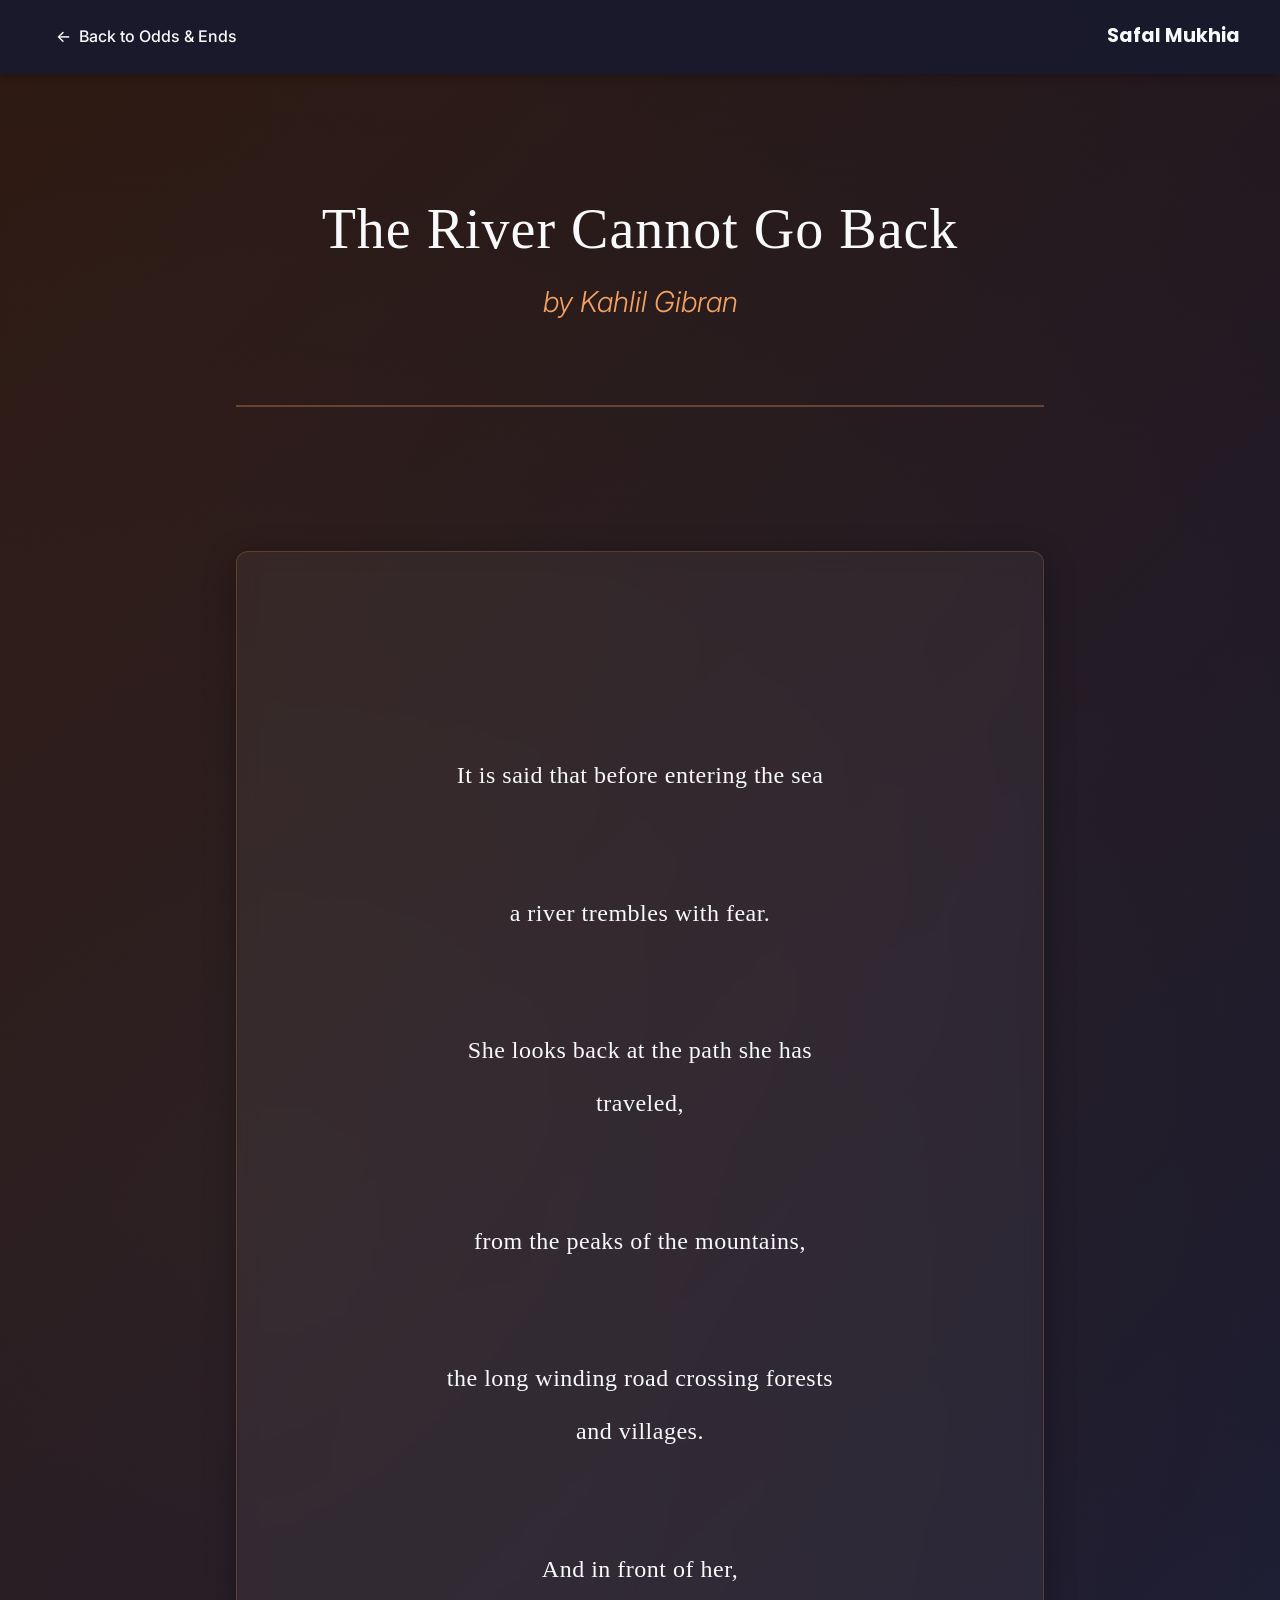
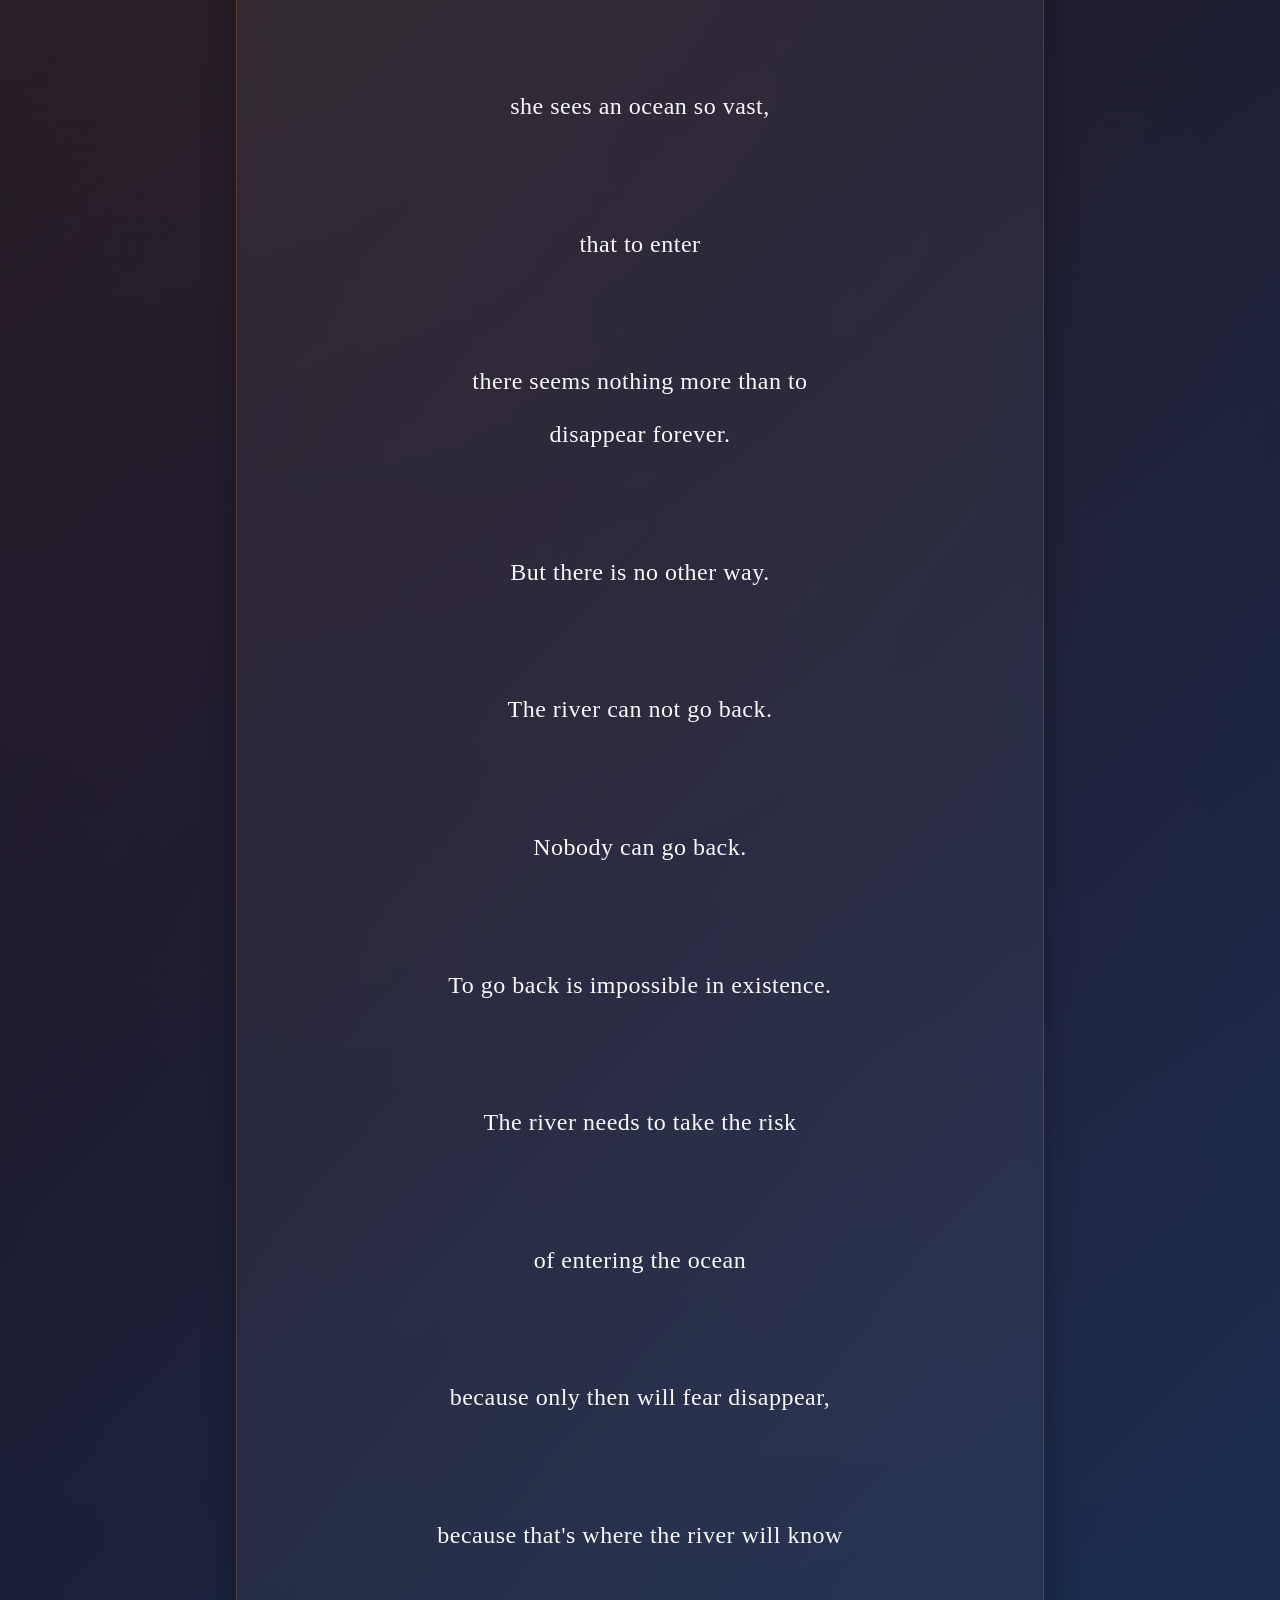
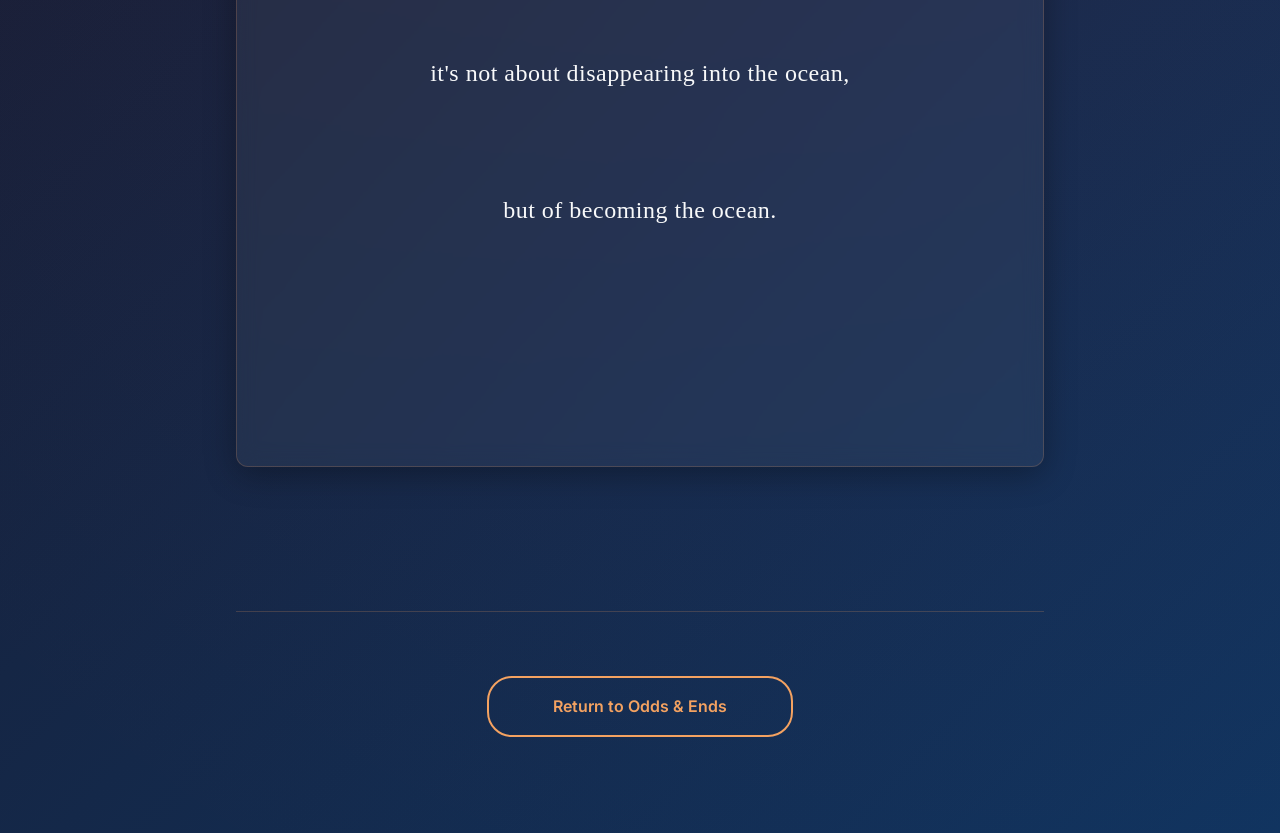
<file: poems/the-river-cannot-go-back.html>
<!DOCTYPE html>
<html lang="en">
<head>
    <meta charset="UTF-8">
    <meta name="viewport" content="width=device-width, initial-scale=1.0">
    <meta name="description" content="The River Cannot Go Back - A poem by Kahlil Gibran">
    <title>The River Cannot Go Back - Kahlil Gibran</title>
    <link rel="stylesheet" href="../css/style.css">
    <link rel="stylesheet" href="../css/responsive.css">
    <link rel="preconnect" href="https://fonts.googleapis.com">
    <link rel="preconnect" href="https://fonts.gstatic.com" crossorigin>
    <link href="https://fonts.googleapis.com/css2?family=Inter:wght@300;400;600;700&family=Poppins:wght@400;600;700&display=swap" rel="stylesheet">
</head>
<body class="poem-page">
    <!-- Navigation -->
    <nav class="poem-page__nav">
        <div class="poem-page__nav-content">
            <a href="../index.html#odds-and-ends" class="poem-page__back-link">
                <span>←</span>
                <span>Back to Odds &amp; Ends</span>
            </a>
            <span class="poem-page__logo">Safal Mukhia</span>
        </div>
    </nav>

    <!-- Poem Content -->
    <div class="poem-container">
        <header class="poem-header">
            <h1 class="poem-header__title">The River Cannot Go Back</h1>
            <p class="poem-header__author">by Kahlil Gibran</p>
        </header>

        <div class="poem-content">
            <div class="poem-text">
                <p>It is said that before entering the sea</p>
                <p>a river trembles with fear.</p>
                <p>She looks back at the path she has traveled,</p>
                <p>from the peaks of the mountains,</p>
                <p>the long winding road crossing forests and villages.</p>
                <p>And in front of her,</p>
                <p>she sees an ocean so vast,</p>
                <p>that to enter</p>
                <p>there seems nothing more than to disappear forever.</p>
                <p>But there is no other way.</p>
                <p>The river can not go back.</p>
                <p>Nobody can go back.</p>
                <p>To go back is impossible in existence.</p>
                <p>The river needs to take the risk</p>
                <p>of entering the ocean</p>
                <p>because only then will fear disappear,</p>
                <p>because that's where the river will know</p>
                <p>it's not about disappearing into the ocean,</p>
                <p>but of becoming the ocean.</p>
            </div>
        </div>

        <footer class="poem-footer">
            <a href="../index.html#odds-and-ends" class="poem-footer__link">Return to Odds &amp; Ends</a>
        </footer>
    </div>
</body>
</html>
</file>
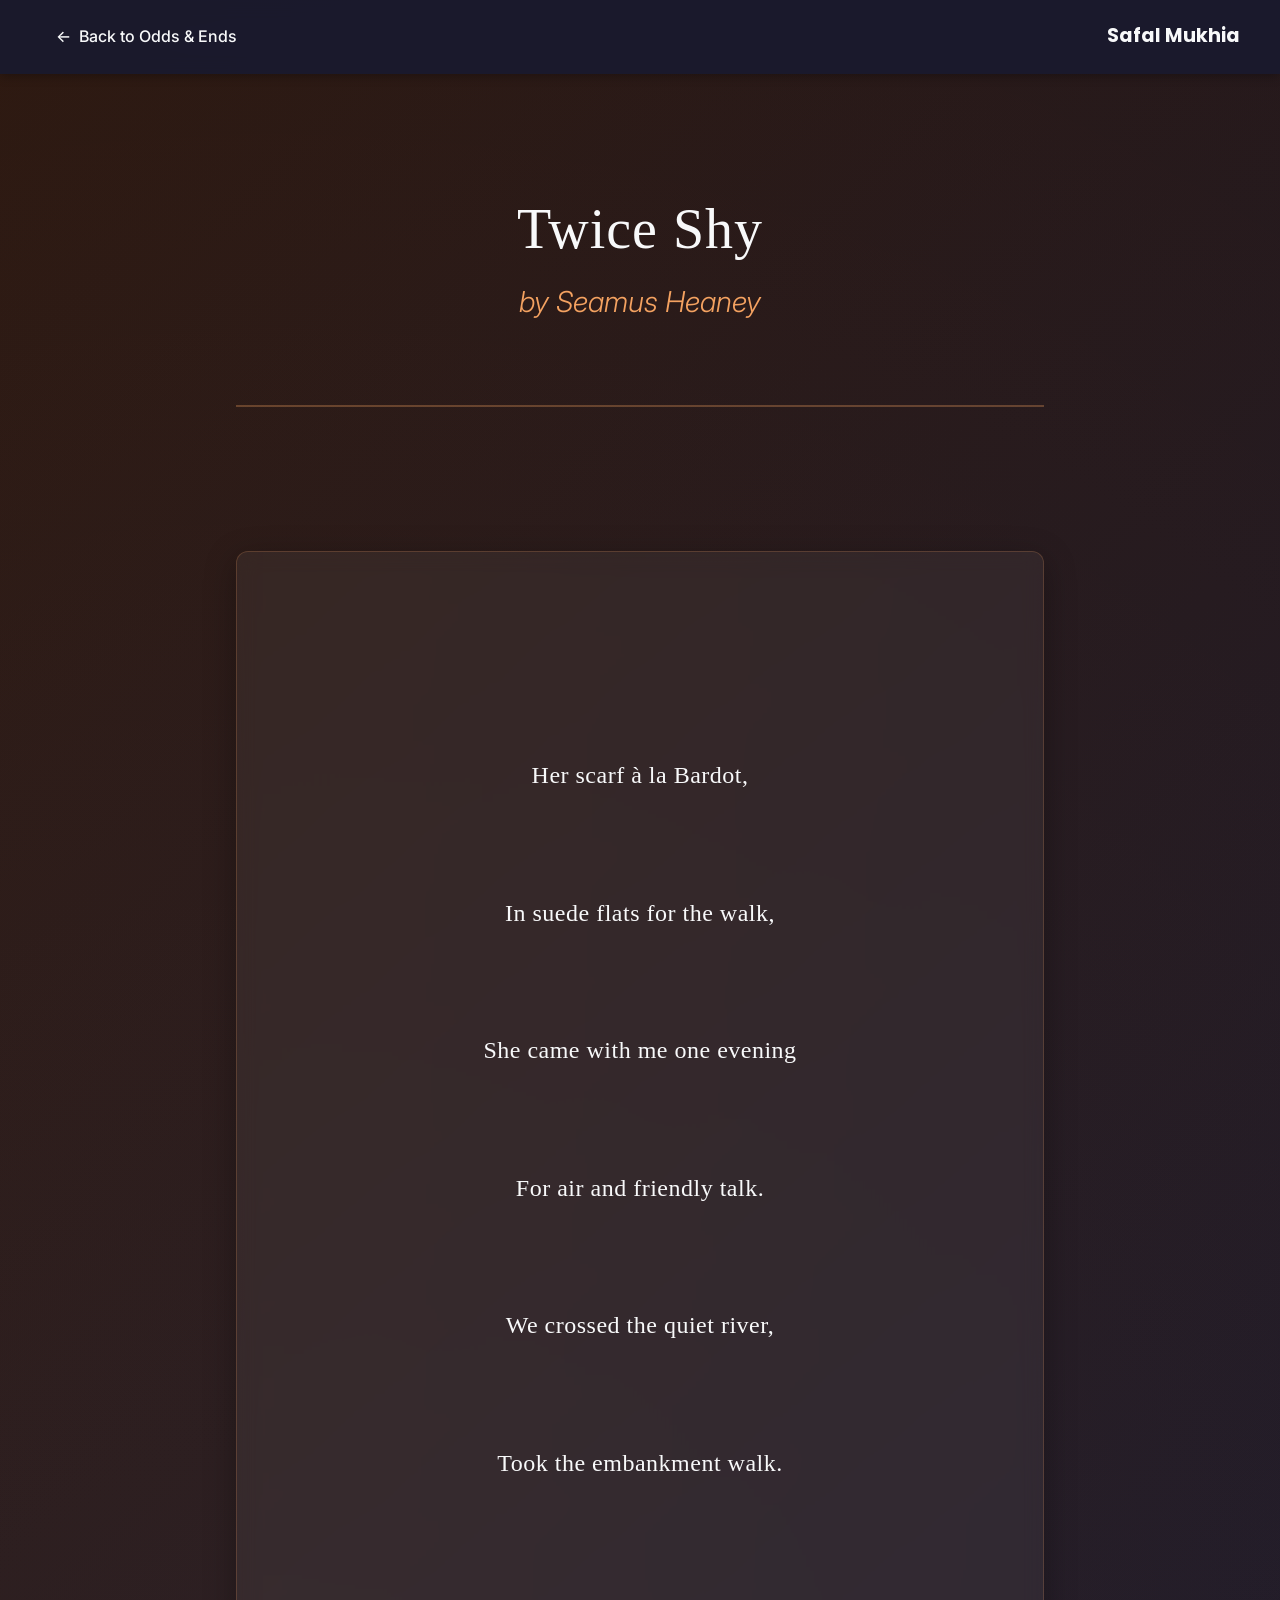
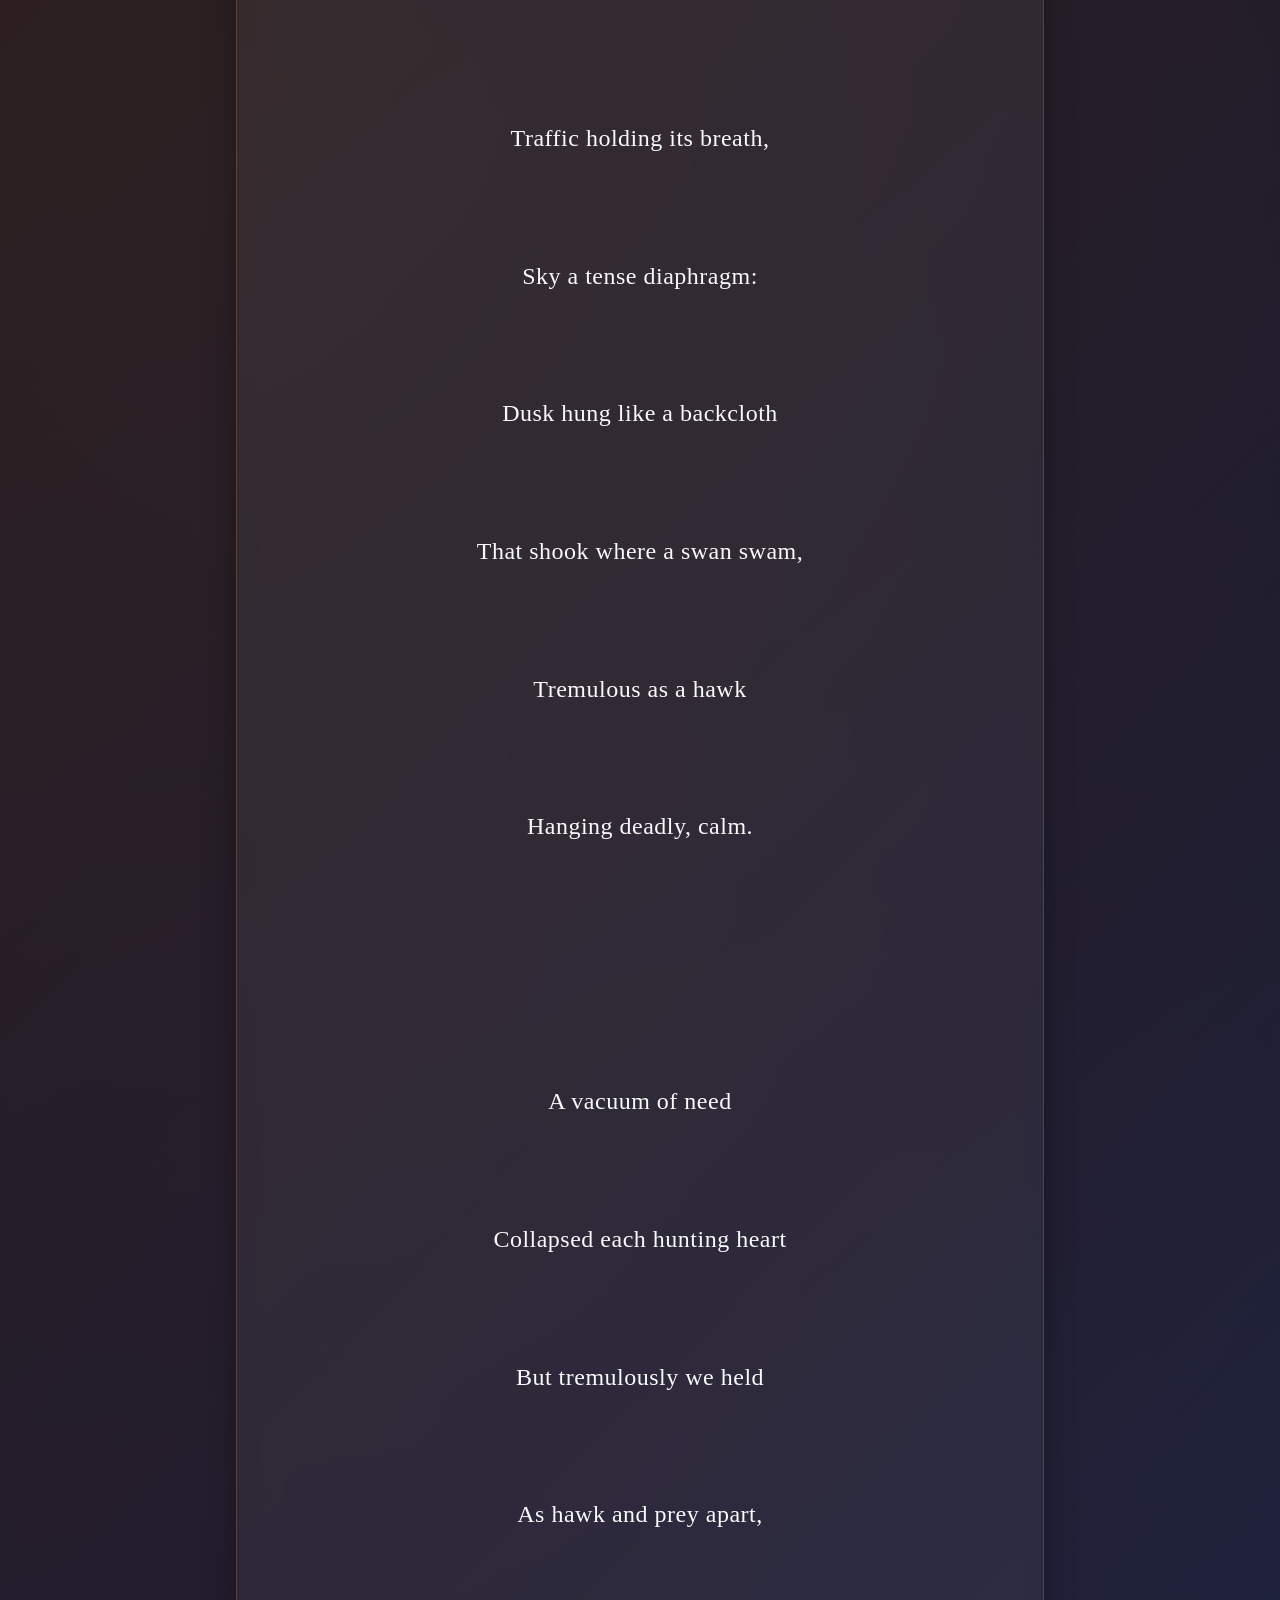
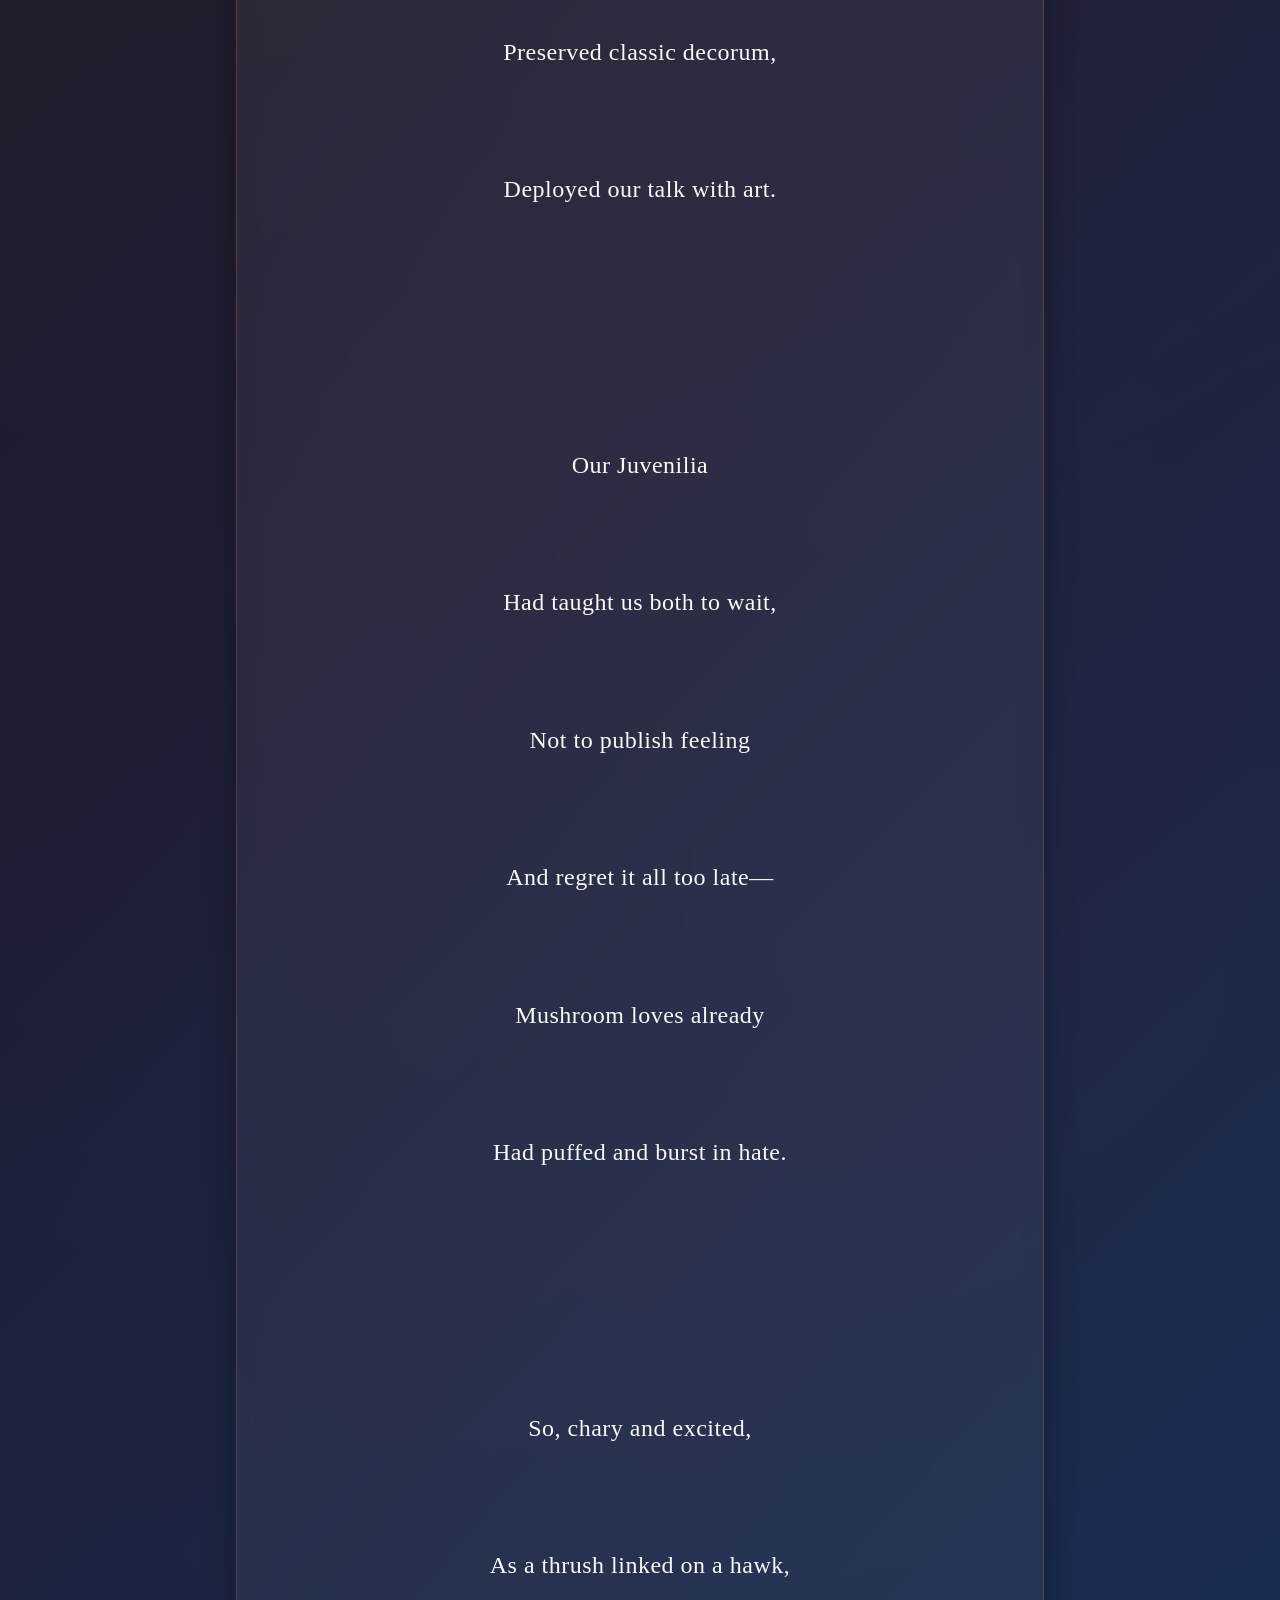
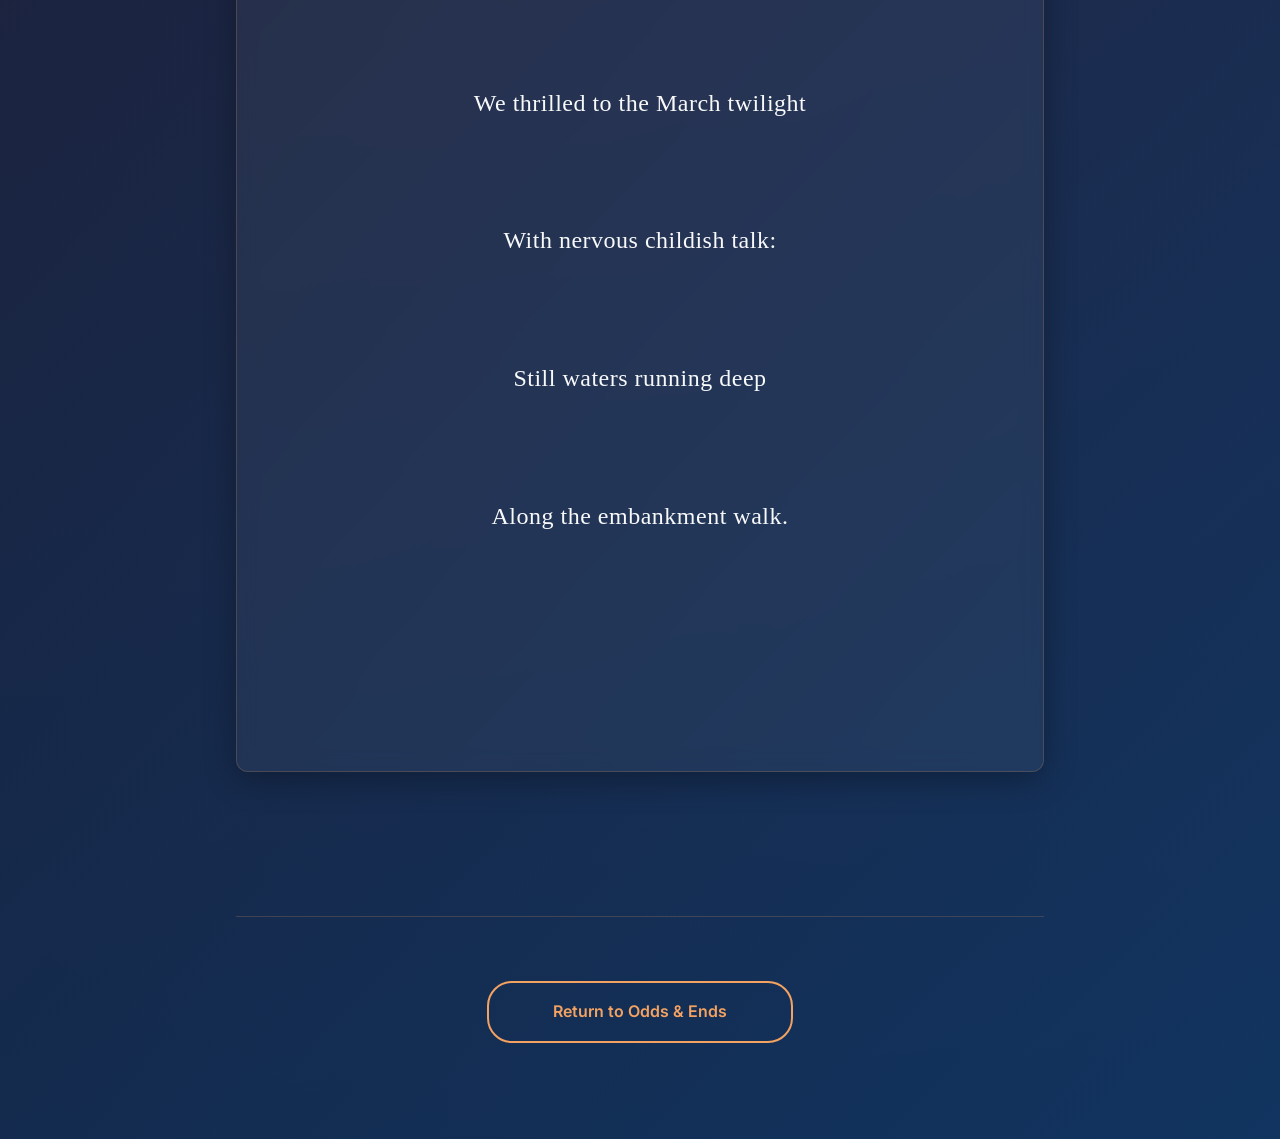
<file: poems/twice-shy.html>
<!DOCTYPE html>
<html lang="en">
<head>
    <meta charset="UTF-8">
    <meta name="viewport" content="width=device-width, initial-scale=1.0">
    <meta name="description" content="Twice Shy - A poem by Seamus Heaney">
    <title>Twice Shy - Seamus Heaney</title>
    <link rel="stylesheet" href="../css/style.css">
    <link rel="stylesheet" href="../css/responsive.css">
    <link rel="preconnect" href="https://fonts.googleapis.com">
    <link rel="preconnect" href="https://fonts.gstatic.com" crossorigin>
    <link href="https://fonts.googleapis.com/css2?family=Inter:wght@300;400;600;700&family=Poppins:wght@400;600;700&display=swap" rel="stylesheet">
</head>
<body class="poem-page">
    <!-- Navigation -->
    <nav class="poem-page__nav">
        <div class="poem-page__nav-content">
            <a href="../index.html#odds-and-ends" class="poem-page__back-link">
                <span>←</span>
                <span>Back to Odds &amp; Ends</span>
            </a>
            <span class="poem-page__logo">Safal Mukhia</span>
        </div>
    </nav>

    <!-- Poem Content -->
    <div class="poem-container">
        <header class="poem-header">
            <h1 class="poem-header__title">Twice Shy</h1>
            <p class="poem-header__author">by Seamus Heaney</p>
        </header>

        <div class="poem-content">
            <div class="poem-text">
                <p>Her scarf à la Bardot,</p>
                <p>In suede flats for the walk,</p>
                <p>She came with me one evening</p>
                <p>For air and friendly talk.</p>
                <p>We crossed the quiet river,</p>
                <p>Took the embankment walk.</p>
                <p>&nbsp;</p>
                <p>Traffic holding its breath,</p>
                <p>Sky a tense diaphragm:</p>
                <p>Dusk hung like a backcloth</p>
                <p>That shook where a swan swam,</p>
                <p>Tremulous as a hawk</p>
                <p>Hanging deadly, calm.</p>
                <p>&nbsp;</p>
                <p>A vacuum of need</p>
                <p>Collapsed each hunting heart</p>
                <p>But tremulously we held</p>
                <p>As hawk and prey apart,</p>
                <p>Preserved classic decorum,</p>
                <p>Deployed our talk with art.</p>
                <p>&nbsp;</p>
                <p>Our Juvenilia</p>
                <p>Had taught us both to wait,</p>
                <p>Not to publish feeling</p>
                <p>And regret it all too late—</p>
                <p>Mushroom loves already</p>
                <p>Had puffed and burst in hate.</p>
                <p>&nbsp;</p>
                <p>So, chary and excited,</p>
                <p>As a thrush linked on a hawk,</p>
                <p>We thrilled to the March twilight</p>
                <p>With nervous childish talk:</p>
                <p>Still waters running deep</p>
                <p>Along the embankment walk.</p>
            </div>
        </div>

        <footer class="poem-footer">
            <a href="../index.html#odds-and-ends" class="poem-footer__link">Return to Odds &amp; Ends</a>
        </footer>
    </div>
</body>
</html>
</file>
<file: css/style.css>
/* ===================================
   CSS Custom Properties (Variables)
   =================================== */
:root {
    /* Colors */
    --color-primary: #1a1a2e;
    --color-secondary: #e94560;
    --color-tertiary: #f4a261;
    --color-background: #f8f9fa;
    --color-surface: #ffffff;
    --color-text: #2d3436;
    --color-text-light: #636e72;
    --color-border: #dfe6e9;
    
    /* Typography */
    --font-heading: 'Poppins', sans-serif;
    --font-body: 'Inter', sans-serif;
    
    /* Spacing */
    --spacing-xs: 0.5rem;
    --spacing-sm: 1rem;
    --spacing-md: 2rem;
    --spacing-lg: 4rem;
    --spacing-xl: 6rem;
    
    /* Layout */
    --container-width: 1200px;
    --border-radius: 12px;
    --transition: all 0.3s ease;
    
    /* Shadows */
    --shadow-sm: 0 2px 8px rgba(0, 0, 0, 0.1);
    --shadow-md: 0 4px 16px rgba(0, 0, 0, 0.12);
    --shadow-lg: 0 8px 32px rgba(0, 0, 0, 0.15);
}

/* Dark Mode Variables */
body.dark-mode {
    --color-primary: #f8f9fa;
    --color-background: #1a1a2e;
    --color-surface: #16213e;
    --color-text: #f8f9fa;
    --color-text-light: #b2bec3;
    --color-border: #2d3436;
}

/* ===================================
   Reset & Base Styles
   =================================== */
* {
    margin: 0;
    padding: 0;
    box-sizing: border-box;
}

html {
    scroll-behavior: smooth;
    font-size: 16px;
}

body {
    font-family: var(--font-body);
    color: var(--color-text);
    background-color: var(--color-background);
    line-height: 1.6;
    overflow-x: hidden;
    overflow-y: auto;
    transition: background-color 0.3s ease, color 0.3s ease;
}

img {
    max-width: 100%;
    height: auto;
    display: block;
}

a {
    text-decoration: none;
    color: inherit;
    transition: var(--transition);
}

button {
    border: none;
    background: none;
    cursor: pointer;
    font-family: inherit;
}

ul {
    list-style: none;
}

/* ===================================
   Typography
   =================================== */
h1, h2, h3, h4, h5, h6 {
    font-family: var(--font-heading);
    font-weight: 700;
    line-height: 1.2;
    margin-bottom: var(--spacing-sm);
}

h1 {
    font-size: clamp(2.5rem, 5vw, 4rem);
}

h2 {
    font-size: clamp(2rem, 4vw, 3rem);
}

h3 {
    font-size: clamp(1.5rem, 3vw, 2rem);
}

p {
    margin-bottom: var(--spacing-sm);
}

/* ===================================
   Layout Components
   =================================== */
.container {
    max-width: var(--container-width);
    margin: 0 auto;
    padding: 0 var(--spacing-md);
}

.section {
    padding: var(--spacing-xl) 0;
}

.section__title {
    text-align: center;
    margin-bottom: var(--spacing-lg);
    position: relative;
    color: var(--color-primary);
}

.section__title::after {
    content: '';
    display: block;
    width: 60px;
    height: 4px;
    background: linear-gradient(90deg, var(--color-secondary), var(--color-tertiary));
    margin: var(--spacing-sm) auto 0;
    border-radius: 2px;
}

.section__title--light {
    color: var(--color-surface);
}

/* ===================================
   Navigation
   =================================== */
.nav {
    position: fixed;
    top: 0;
    left: 0;
    right: 0;
    background: var(--color-surface);
    box-shadow: var(--shadow-sm);
    z-index: 1000;
    transition: var(--transition);
}

.nav.scrolled {
    box-shadow: var(--shadow-md);
}

.nav__container {
    max-width: var(--container-width);
    margin: 0 auto;
    padding: var(--spacing-sm) var(--spacing-md);
    display: flex;
    justify-content: space-between;
    align-items: center;
}

.nav__logo {
    font-family: var(--font-heading);
    font-size: 1.5rem;
    font-weight: 700;
    color: var(--color-primary);
}

.nav__menu {
    display: flex;
    align-items: center;
    gap: var(--spacing-md);
}

.nav__link {
    color: var(--color-text);
    font-weight: 500;
    position: relative;
    padding: var(--spacing-xs) 0;
}

.nav__link::after {
    content: '';
    position: absolute;
    bottom: 0;
    left: 0;
    width: 0;
    height: 2px;
    background: var(--color-secondary);
    transition: width 0.3s ease;
}

.nav__link:hover::after,
.nav__link.active::after {
    width: 100%;
}

.nav__toggle {
    display: none;
    flex-direction: column;
    gap: 4px;
    padding: var(--spacing-xs);
}

.nav__toggle-icon,
.nav__toggle-icon::before,
.nav__toggle-icon::after {
    width: 25px;
    height: 3px;
    background: var(--color-primary);
    border-radius: 2px;
    transition: var(--transition);
}

.nav__toggle-icon::before,
.nav__toggle-icon::after {
    content: '';
    display: block;
}

.nav__toggle-icon::before {
    transform: translateY(-8px);
}

.nav__toggle-icon::after {
    transform: translateY(5px);
}

.theme-toggle {
    padding: var(--spacing-xs);
    border-radius: 50%;
    background: var(--color-background);
    font-size: 1.2rem;
    transition: var(--transition);
}

.theme-toggle:hover {
    transform: rotate(20deg);
}

/* ===================================
   Hero Section
   =================================== */
.hero {
    position: relative;
    height: 100vh;
    display: flex;
    align-items: center;
    justify-content: center;
    overflow: hidden;
    background: linear-gradient(135deg, var(--color-primary) 0%, #0f3460 100%);
}

.hero__background {
    position: absolute;
    top: 0;
    left: 0;
    right: 0;
    bottom: 0;
    background: 
        radial-gradient(circle at 20% 50%, rgba(233, 69, 96, 0.1) 0%, transparent 50%),
        radial-gradient(circle at 80% 80%, rgba(244, 162, 97, 0.1) 0%, transparent 50%);
    animation: gradientShift 15s ease infinite;
}

@keyframes gradientShift {
    0%, 100% {
        opacity: 1;
    }
    50% {
        opacity: 0.8;
    }
}

.hero__content {
    position: relative;
    z-index: 1;
    text-align: center;
    color: var(--color-surface);
    padding: var(--spacing-md);
}

.hero__title {
    font-size: clamp(3rem, 8vw, 5rem);
    margin-bottom: var(--spacing-md);
    background: linear-gradient(135deg, #ffffff 0%, var(--color-tertiary) 100%);
    -webkit-background-clip: text;
    -webkit-text-fill-color: transparent;
    background-clip: text;
}

.hero__subtitle {
    font-size: clamp(1.2rem, 3vw, 1.8rem);
    color: rgba(255, 255, 255, 0.9);
    font-weight: 300;
    margin-bottom: var(--spacing-lg);
}

.hero__scroll {
    position: absolute;
    bottom: var(--spacing-lg);
    left: 50%;
    transform: translateX(-50%);
    color: var(--color-surface);
    font-size: 2rem;
    animation: bounce 2s infinite;
}

@keyframes bounce {
    0%, 20%, 50%, 80%, 100% {
        transform: translateX(-50%) translateY(0);
    }
    40% {
        transform: translateX(-50%) translateY(-10px);
    }
    60% {
        transform: translateX(-50%) translateY(-5px);
    }
}

/* ===================================
   About Section
   =================================== */
.about {
    background: var(--color-background);
}

.about__content {
    display: grid;
    grid-template-columns: 1fr 2fr;
    gap: var(--spacing-lg);
    align-items: start;
    margin-bottom: var(--spacing-xl);
}

.about__purpose {
    text-align: center;
    font-weight: 700;
}

.about__images {
    display: flex;
    flex-direction: column;
    gap: var(--spacing-md);
}

.about__image-wrapper {
    position: relative;
    border-radius: var(--border-radius);
    overflow: hidden;
    box-shadow: var(--shadow-lg);
}

.about__image {
    width: 100%;
    height: auto;
    transition: transform 0.5s ease;
}

.about__image-wrapper:hover .about__image {
    transform: scale(1.05);
}

.about__text {
    display: flex;
    flex-direction: column;
    gap: var(--spacing-md);
}

.about__paragraph {
    font-size: 1.1rem;
    line-height: 1.8;
    color: var(--color-text-light);
}

.about__interests-title {
    color: var(--color-primary);
    margin-bottom: var(--spacing-sm);
}

.about__interests-list {
    display: grid;
    grid-template-columns: repeat(2, 1fr);
    gap: var(--spacing-sm);
}

.about__interest-item {
    padding: var(--spacing-sm);
    background: var(--color-surface);
    border-radius: var(--border-radius);
    border-left: 4px solid var(--color-secondary);
    box-shadow: var(--shadow-sm);
    transition: var(--transition);
}

.about__interest-item:hover {
    transform: translateX(8px);
    box-shadow: var(--shadow-md);
}

/* Timeline Styles */
.about__timeline {
    margin-top: var(--spacing-xl);
    padding-top: var(--spacing-lg);
    border-top: 2px solid var(--color-border);
}

.about__timeline-title {
    text-align: center;
    color: var(--color-primary);
    margin-bottom: var(--spacing-lg);
    font-size: clamp(1.8rem, 3vw, 2.5rem);
}

.timeline {
    position: relative;
    max-width: 800px;
    margin: 0 auto;
    padding: var(--spacing-md) 0 0 0;
}

.timeline__path {
    position: absolute;
    top: 0;
    left: 50%;
    transform: translateX(-50%);
    width: 2px;
    bottom: 5%;
    background: linear-gradient(to bottom, var(--color-secondary), var(--color-tertiary));
    z-index: 0;
    pointer-events: none;
}

.timeline__svg {
    display: none;
}

.timeline__line {
    stroke-dasharray: 1000;
    stroke-dashoffset: 1000;
    animation: drawPath 2s ease-in-out forwards;
}

@keyframes drawPath {
    to {
        stroke-dashoffset: 0;
    }
}

.timeline__item {
    position: relative;
    margin-bottom: var(--spacing-lg);
    z-index: 1;
    opacity: 0;
    animation: fadeInUp 0.6s ease-out forwards;
    text-align: center;
    display: flex;
    justify-content: center;
}

.timeline__item--last {
    margin-bottom: 0;
}

.timeline__content-wrapper {
    display: flex;
    align-items: center;
    gap: var(--spacing-md);
}

.timeline__item[data-position="1"] {
    animation-delay: 0.3s;
}

.timeline__item[data-position="2"] {
    animation-delay: 0.6s;
}

.timeline__item[data-position="3"] {
    animation-delay: 0.9s;
}

.timeline__item[data-position="4"] {
    animation-delay: 1.2s;
}

.timeline__item[data-position="5"] {
    animation-delay: 1.5s;
}

.timeline__item[data-position="6"] {
    animation-delay: 1.8s;
}

.timeline__item[data-position="7"] {
    animation-delay: 2.1s;
}

@keyframes fadeInUp {
    from {
        opacity: 0;
        transform: translateY(30px);
    }
    to {
        opacity: 1;
        transform: translateY(0);
    }
}

.timeline__content {
    position: relative;
    display: flex;
    flex-direction: column;
    align-items: center;
    gap: var(--spacing-md);
    max-width: 600px;
    margin: 0 auto;
    transition: var(--transition);
}

.timeline__text-box {
    background: var(--color-surface);
    padding: var(--spacing-md);
    border-radius: var(--border-radius);
    box-shadow: var(--shadow-sm);
    border: 2px solid var(--color-border);
    width: 100%;
    transition: var(--transition);
}

.timeline__text-box:hover {
    box-shadow: var(--shadow-md);
    transform: translateY(-2px);
}

.timeline__marker {
    position: absolute;
    width: 16px;
    height: 16px;
    background: var(--color-secondary);
    border: 3px solid var(--color-surface);
    border-radius: 50%;
    left: 50%;
    top: 0;
    transform: translate(-50%, -50%);
    z-index: 2;
    box-shadow: 0 0 0 3px var(--color-secondary);
}

.timeline__text {
    font-size: 1rem;
    line-height: 1.8;
    color: var(--color-text);
    margin: 0;
    text-align: center;
}

.timeline__image {
    width: 100%;
    max-width: 300px;
    height: auto;
    border-radius: var(--border-radius);
    box-shadow: var(--shadow-md);
    object-fit: cover;
}

/* ===================================
   Work Section
   =================================== */
.work {
    background: var(--color-surface);
}

.work__filters {
    display: flex;
    justify-content: center;
    gap: var(--spacing-sm);
    margin-bottom: var(--spacing-lg);
    flex-wrap: wrap;
}

.work__filter {
    padding: var(--spacing-xs) var(--spacing-md);
    border-radius: 25px;
    background: var(--color-background);
    color: var(--color-text);
    font-weight: 500;
    transition: var(--transition);
    border: 2px solid transparent;
}

.work__filter:hover,
.work__filter--active {
    background: var(--color-secondary);
    color: var(--color-surface);
    transform: translateY(-2px);
}

.work__grid {
    display: grid;
    grid-template-columns: repeat(auto-fit, minmax(300px, 1fr));
    gap: var(--spacing-md);
}

.work__card {
    background: var(--color-surface);
    border-radius: var(--border-radius);
    overflow: hidden;
    box-shadow: var(--shadow-sm);
    transition: var(--transition);
}

.work__card:hover {
    transform: translateY(-8px);
    box-shadow: var(--shadow-lg);
}

.work__card-image {
    position: relative;
    height: 200px;
    overflow: hidden;
}

.work__card-image img {
    width: 100%;
    height: 100%;
    object-fit: cover;
    transition: transform 0.5s ease;
}

.work__card:hover .work__card-image img {
    transform: scale(1.1);
}

.work__card-content {
    padding: var(--spacing-md);
}

.work__card-title {
    color: var(--color-primary);
    margin-bottom: var(--spacing-sm);
}

.work__card-description {
    color: var(--color-text-light);
    margin-bottom: var(--spacing-md);
    line-height: 1.6;
}

.work__card-tags {
    display: flex;
    gap: var(--spacing-xs);
    margin-bottom: var(--spacing-md);
    flex-wrap: wrap;
}

.work__tag {
    padding: 0.25rem 0.75rem;
    background: var(--color-background);
    border-radius: 15px;
    font-size: 0.85rem;
    color: var(--color-text);
}

.work__card-link {
    color: var(--color-secondary);
    font-weight: 600;
    display: inline-flex;
    align-items: center;
    gap: 0.5rem;
}

.work__card-link:hover {
    gap: 1rem;
}

/* ===================================
   Writing Section
   =================================== */
.writing {
    background: var(--color-background);
}

.writing__grid {
    display: grid;
    grid-template-columns: repeat(auto-fit, minmax(280px, 1fr));
    gap: var(--spacing-md);
}

.writing__card {
    background: var(--color-surface);
    padding: var(--spacing-md);
    border-radius: var(--border-radius);
    box-shadow: var(--shadow-sm);
    transition: var(--transition);
    border-top: 4px solid var(--color-tertiary);
    display: flex;
    flex-direction: column;
}

.writing__card:hover {
    transform: translateY(-4px);
    box-shadow: var(--shadow-md);
}

.writing__card-image {
    width: 100%;
    margin-bottom: var(--spacing-md);
    border-radius: var(--border-radius);
    overflow: hidden;
}

.writing__card-image img {
    width: 100%;
    height: auto;
    display: block;
    transition: transform 0.3s ease;
}

.writing__card:hover .writing__card-image img {
    transform: scale(1.05);
}

.writing__card-header {
    display: flex;
    justify-content: space-between;
    align-items: center;
    margin-bottom: var(--spacing-sm);
    font-size: 0.9rem;
    color: var(--color-text-light);
}

.writing__card-title {
    color: var(--color-primary);
    margin-bottom: var(--spacing-sm);
    font-size: 1.3rem;
}

.writing__card-excerpt {
    color: var(--color-text-light);
    margin-bottom: var(--spacing-md);
    line-height: 1.7;
}

.writing__card-tags {
    display: flex;
    gap: var(--spacing-xs);
    margin-bottom: var(--spacing-md);
    flex-wrap: wrap;
}

.writing__tag {
    padding: 0.25rem 0.75rem;
    background: var(--color-background);
    border-radius: 15px;
    font-size: 0.85rem;
    color: var(--color-text);
}

.writing__card-link {
    color: var(--color-secondary);
    font-weight: 600;
    display: inline-flex;
    align-items: center;
    gap: 0.5rem;
}

.writing__card-link:hover {
    gap: 1rem;
}

/* ===================================
   Gallery Section
   =================================== */
.gallery {
    background: var(--color-surface);
}

.gallery__description {
    text-align: center;
    max-width: 800px;
    margin: 0 auto var(--spacing-lg);
    font-size: 1.1rem;
    line-height: 1.8;
    color: var(--color-text-light);
}

.gallery__grid {
    display: grid;
    grid-template-columns: repeat(auto-fit, minmax(250px, 1fr));
    gap: var(--spacing-md);
}

.gallery__item {
    position: relative;
    border-radius: var(--border-radius);
    overflow: hidden;
    cursor: pointer;
    aspect-ratio: 1;
}

.gallery__item img {
    width: 100%;
    height: 100%;
    object-fit: cover;
    transition: transform 0.5s ease;
}

.gallery__overlay {
    position: absolute;
    top: 0;
    left: 0;
    right: 0;
    bottom: 0;
    background: rgba(26, 26, 46, 0.8);
    display: flex;
    align-items: center;
    justify-content: center;
    opacity: 0;
    transition: var(--transition);
}

.gallery__item:hover .gallery__overlay {
    opacity: 1;
}

.gallery__item:hover img {
    transform: scale(1.1);
}

.gallery__icon {
    font-size: 3rem;
    color: var(--color-surface);
}

/* ===================================
   Poems Subsection
   =================================== */
.poems-subsection {
    margin-top: var(--spacing-xl);
    padding-top: var(--spacing-lg);
    border-top: 2px solid var(--color-border);
}

.gallery__description + .poems-subsection {
    margin-top: 0;
    padding-top: 0;
    border-top: none;
}

.poems-subsection__title {
    text-align: center;
    color: var(--color-primary);
    font-size: clamp(1.8rem, 3vw, 2.5rem);
    margin-bottom: var(--spacing-sm);
}

.poems-subsection__description {
    text-align: center;
    max-width: 700px;
    margin: 0 auto var(--spacing-lg);
    font-size: 1.1rem;
    line-height: 1.8;
    color: var(--color-text-light);
    font-style: italic;
}

.poems__grid {
    display: grid;
    grid-template-columns: repeat(auto-fit, minmax(300px, 1fr));
    gap: var(--spacing-md);
    margin-top: var(--spacing-lg);
}

.poem__card {
    background: linear-gradient(135deg, var(--color-surface) 0%, var(--color-background) 100%);
    border-radius: var(--border-radius);
    overflow: hidden;
    box-shadow: var(--shadow-md);
    transition: var(--transition);
    border: 2px solid var(--color-border);
    position: relative;
}

.poem__card::before {
    content: '';
    position: absolute;
    top: 0;
    left: 0;
    right: 0;
    height: 4px;
    background: linear-gradient(90deg, var(--color-secondary), var(--color-tertiary));
}

.poem__card:hover {
    transform: translateY(-8px);
    box-shadow: var(--shadow-lg);
    border-color: var(--color-secondary);
}

.poem__card-content {
    padding: var(--spacing-lg);
    text-align: center;
}

.poem__card-icon {
    font-size: 3rem;
    margin-bottom: var(--spacing-sm);
    opacity: 0.7;
}

.poem__card-title {
    color: var(--color-primary);
    font-size: 1.5rem;
    margin-bottom: var(--spacing-xs);
    font-family: var(--font-heading);
}

.poem__card-author {
    color: var(--color-text-light);
    font-style: italic;
    margin-bottom: var(--spacing-md);
    font-size: 1rem;
}

.poem__card-excerpt {
    color: var(--color-text-light);
    line-height: 1.7;
    margin-bottom: var(--spacing-md);
    font-size: 0.95rem;
}

.poem__card-link {
    display: inline-block;
    color: var(--color-secondary);
    font-weight: 600;
    padding: var(--spacing-xs) var(--spacing-md);
    border: 2px solid var(--color-secondary);
    border-radius: 25px;
    transition: var(--transition);
}

.poem__card-link:hover {
    background: var(--color-secondary);
    color: var(--color-surface);
    transform: translateX(4px);
}

/* ===================================
   Poem Page Styles
   =================================== */
.poem-page {
    min-height: 100vh;
    background: linear-gradient(135deg, #2c1810 0%, #1a1a2e 50%, #0f3460 100%);
    position: relative;
}

.poem-page::before {
    content: '';
    position: absolute;
    top: 0;
    left: 0;
    right: 0;
    bottom: 0;
    background:
        radial-gradient(circle at 20% 30%, rgba(244, 162, 97, 0.05) 0%, transparent 50%),
        radial-gradient(circle at 80% 70%, rgba(233, 69, 96, 0.05) 0%, transparent 50%);
    pointer-events: none;
}

.poem-page__nav {
    position: fixed;
    top: 0;
    left: 0;
    right: 0;
    background: rgba(26, 26, 46, 0.95);
    backdrop-filter: blur(10px);
    padding: var(--spacing-sm) var(--spacing-md);
    z-index: 100;
    box-shadow: 0 2px 10px rgba(0, 0, 0, 0.3);
}

.poem-page__nav-content {
    max-width: var(--container-width);
    margin: 0 auto;
    display: flex;
    justify-content: space-between;
    align-items: center;
}

.poem-page__back-link {
    color: #f8f9fa;
    font-weight: 500;
    display: flex;
    align-items: center;
    gap: 0.5rem;
    transition: var(--transition);
    padding: var(--spacing-xs) var(--spacing-sm);
    border-radius: 8px;
}

.poem-page__back-link:hover {
    background: rgba(255, 255, 255, 0.1);
    transform: translateX(-4px);
}

.poem-page__logo {
    color: #f8f9fa;
    font-family: var(--font-heading);
    font-size: 1.2rem;
    font-weight: 700;
}

.poem-container {
    max-width: 800px;
    margin: 0 auto;
    padding: calc(var(--spacing-xl) + 60px) var(--spacing-md) var(--spacing-xl);
    position: relative;
    z-index: 1;
}

.poem-header {
    text-align: center;
    margin-bottom: var(--spacing-xl);
    padding-bottom: var(--spacing-lg);
    border-bottom: 2px solid rgba(244, 162, 97, 0.3);
}

.poem-header__title {
    color: #f8f9fa;
    font-size: clamp(2rem, 5vw, 3.5rem);
    margin-bottom: var(--spacing-sm);
    font-family: 'Georgia', serif;
    font-weight: 400;
    letter-spacing: 1px;
}

.poem-header__author {
    color: var(--color-tertiary);
    font-size: clamp(1.2rem, 3vw, 1.8rem);
    font-style: italic;
    font-weight: 300;
}

.poem-content {
    background: rgba(248, 249, 250, 0.05);
    backdrop-filter: blur(10px);
    border: 1px solid rgba(244, 162, 97, 0.2);
    border-radius: var(--border-radius);
    padding: var(--spacing-xl);
    box-shadow: 0 8px 32px rgba(0, 0, 0, 0.3);
}

.poem-text {
    color: #f8f9fa;
    font-size: clamp(1.1rem, 2.5vw, 1.4rem);
    line-height: 2;
    font-family: 'Georgia', serif;
    white-space: pre-line;
    text-align: left;
    letter-spacing: 0.5px;
}

.poem-text p {
    margin-bottom: var(--spacing-md);
}

.poem-footer {
    margin-top: var(--spacing-xl);
    text-align: center;
    padding-top: var(--spacing-lg);
    border-top: 1px solid rgba(244, 162, 97, 0.2);
}

.poem-footer__link {
    display: inline-block;
    color: var(--color-tertiary);
    font-weight: 600;
    padding: var(--spacing-sm) var(--spacing-lg);
    border: 2px solid var(--color-tertiary);
    border-radius: 25px;
    transition: var(--transition);
    text-decoration: none;
}

.poem-footer__link:hover {
    background: var(--color-tertiary);
    color: #1a1a2e;
    transform: translateY(-2px);
    box-shadow: 0 4px 12px rgba(244, 162, 97, 0.3);
}

/* ===================================
   Lightbox
   =================================== */
.lightbox {
    position: fixed;
    top: 0;
    left: 0;
    right: 0;
    bottom: 0;
    background: rgba(0, 0, 0, 0.95);
    display: none;
    align-items: center;
    justify-content: center;
    z-index: 2000;
    padding: var(--spacing-md);
}

.lightbox.active {
    display: flex;
}

.lightbox__close {
    position: absolute;
    top: var(--spacing-md);
    right: var(--spacing-md);
    font-size: 3rem;
    color: var(--color-surface);
    background: rgba(255, 255, 255, 0.1);
    width: 50px;
    height: 50px;
    border-radius: 50%;
    display: flex;
    align-items: center;
    justify-content: center;
    transition: var(--transition);
}

.lightbox__close:hover {
    background: rgba(255, 255, 255, 0.2);
    transform: rotate(90deg);
}

.lightbox__image {
    max-width: 90%;
    max-height: 90vh;
    border-radius: var(--border-radius);
    box-shadow: var(--shadow-lg);
}

/* ===================================
   Contact Section
   =================================== */
.contact {
    background: linear-gradient(135deg, var(--color-primary) 0%, #0f3460 100%);
    color: var(--color-surface);
    text-align: center;
}

.contact__description {
    font-size: 1.2rem;
    margin-bottom: var(--spacing-lg);
    color: rgba(255, 255, 255, 0.9);
}

.contact__links {
    display: flex;
    justify-content: center;
    gap: var(--spacing-md);
    flex-wrap: wrap;
}

.contact__link {
    display: flex;
    flex-direction: column;
    align-items: center;
    gap: var(--spacing-xs);
    padding: var(--spacing-md);
    background: rgba(255, 255, 255, 0.1);
    border-radius: var(--border-radius);
    min-width: 120px;
    transition: var(--transition);
    backdrop-filter: blur(10px);
}

.contact__link:hover {
    background: rgba(255, 255, 255, 0.2);
    transform: translateY(-4px);
}

.contact__icon {
    font-size: 2rem;
}

/* ===================================
   Footer
   =================================== */
.footer {
    background: var(--color-primary);
    color: var(--color-surface);
    text-align: center;
    padding: var(--spacing-md);
}

.footer__text {
    opacity: 0.8;
    font-size: 0.9rem;
}

/* Made with Bob */
</file>
<file: css/responsive.css>
/* ===================================
   Responsive Design - Mobile First
   =================================== */

/* Tablet Styles (768px and below) */
@media screen and (max-width: 768px) {
    /* Typography adjustments */
    html {
        font-size: 14px;
    }
    
    /* Navigation */
    .nav__menu {
        position: fixed;
        top: 70px;
        left: -100%;
        width: 100%;
        background: var(--color-surface);
        flex-direction: column;
        padding: var(--spacing-md);
        box-shadow: var(--shadow-md);
        transition: left 0.3s ease;
        align-items: flex-start;
    }
    
    .nav__menu.active {
        left: 0;
    }
    
    .nav__toggle {
        display: flex;
    }
    
    .nav__toggle.active .nav__toggle-icon {
        background: transparent;
    }
    
    .nav__toggle.active .nav__toggle-icon::before {
        transform: rotate(45deg);
    }
    
    .nav__toggle.active .nav__toggle-icon::after {
        transform: rotate(-45deg) translateY(-8px);
    }
    
    .nav__item {
        width: 100%;
        border-bottom: 1px solid var(--color-border);
        padding: var(--spacing-sm) 0;
    }
    
    .nav__link {
        display: block;
        width: 100%;
    }
    
    /* Hero Section */
    .hero {
        height: 100vh;
        padding: var(--spacing-md);
    }
    
    .hero__title {
        font-size: clamp(2rem, 6vw, 3rem);
    }
    
    .hero__subtitle {
        font-size: clamp(1rem, 2.5vw, 1.3rem);
    }
    
    /* About Section */
    .about__content {
        grid-template-columns: 1fr;
        gap: var(--spacing-md);
    }
    
    .about__images {
        display: grid;
        grid-template-columns: repeat(2, 1fr);
        gap: var(--spacing-sm);
    }
    
    .about__interests-list {
        grid-template-columns: 1fr;
    }
    
    /* Timeline */
    .timeline {
        max-width: 100%;
        padding: var(--spacing-sm) 0;
    }
    
    .timeline__item {
        text-align: center;
        padding: 0 var(--spacing-sm);
    }
    
    .timeline__content {
        max-width: 100%;
        padding: var(--spacing-sm);
    }
    
    .timeline__text-box {
        padding: var(--spacing-sm);
    }
    
    .timeline__image {
        max-width: 250px;
    }
    
    .timeline__marker {
        left: 50%;
        transform: translate(-50%, -50%);
    }
    
    .timeline__path {
        left: 50%;
        transform: translateX(-50%);
    }
    
    /* Work Section */
    .work__grid {
        grid-template-columns: 1fr;
    }
    
    .work__filters {
        gap: var(--spacing-xs);
    }
    
    .work__filter {
        padding: var(--spacing-xs) var(--spacing-sm);
        font-size: 0.9rem;
    }
    
    /* Writing Section */
    .writing__grid {
        grid-template-columns: 1fr;
    }
    
    /* Gallery Section */
    .gallery__grid {
        grid-template-columns: repeat(auto-fit, minmax(150px, 1fr));
        gap: var(--spacing-sm);
    }
    
    /* Contact Section */
    .contact__links {
        gap: var(--spacing-sm);
    }
    
    .contact__link {
        min-width: 100px;
        padding: var(--spacing-sm);
    }
    
    /* Spacing adjustments */
    .section {
        padding: var(--spacing-lg) 0;
    }
    
    .container {
        padding: 0 var(--spacing-sm);
    }
}

/* Mobile Styles (480px and below) */
@media screen and (max-width: 480px) {
    /* Typography */
    html {
        font-size: 13px;
    }
    
    h2 {
        font-size: 1.8rem;
    }
    
    h3 {
        font-size: 1.3rem;
    }
    
    /* Navigation */
    .nav__container {
        padding: var(--spacing-sm);
    }
    
    .nav__logo {
        font-size: 1.2rem;
    }
    
    /* Hero */
    .hero__scroll {
        bottom: var(--spacing-md);
    }
    
    /* Work Cards */
    .work__card-content {
        padding: var(--spacing-sm);
    }
    
    /* About Images */
    .about__images {
        grid-template-columns: 1fr;
    }
    
    /* Timeline */
    .timeline {
        padding: var(--spacing-xs) 0;
    }
    
    .timeline__item {
        margin-bottom: var(--spacing-md);
        padding: 0 var(--spacing-xs);
    }
    
    .timeline__content {
        padding: var(--spacing-xs);
        gap: var(--spacing-sm);
    }
    
    .timeline__text-box {
        padding: var(--spacing-xs) var(--spacing-sm);
    }
    
    .timeline__text {
        font-size: 0.9rem;
        line-height: 1.6;
    }
    
    .timeline__image {
        max-width: 200px;
    }
    
    .timeline__marker {
        width: 12px;
        height: 12px;
        border-width: 2px;
        box-shadow: 0 0 0 2px var(--color-secondary);
    }
    
    /* Writing Cards */
    .writing__card {
        padding: var(--spacing-sm);
    }
    
    .writing__card-header {
        flex-direction: column;
        align-items: flex-start;
        gap: 0.25rem;
    }
    
    /* Gallery */
    .gallery__grid {
        grid-template-columns: 1fr;
    }
    
    /* Contact */
    .contact__links {
        flex-direction: column;
        align-items: stretch;
    }
    
    .contact__link {
        width: 100%;
    }
    
    /* Lightbox */
    .lightbox__image {
        max-width: 95%;
    }
    
    .lightbox__close {
        top: var(--spacing-sm);
        right: var(--spacing-sm);
        width: 40px;
        height: 40px;
        font-size: 2rem;
    }
    /* Poems Subsection */
    .poems__grid {
        grid-template-columns: 1fr;
    }

    .poem__card-content {
        padding: var(--spacing-md);
    }

    /* Poem Pages */
    .poem-container {
        padding: calc(var(--spacing-lg) + 60px) var(--spacing-sm) var(--spacing-md);
    }

    .poem-content {
        padding: var(--spacing-md);
    }

    .poem-text {
        font-size: 1rem;
        line-height: 1.8;
    }

    .poem-page__nav-content {
        padding: 0 var(--spacing-xs);
    }

    .poem-page__back-link {
        font-size: 0.9rem;
    }

    .poem-page__logo {
        font-size: 1rem;
    }
}

/* Large Desktop (1400px and above) */
@media screen and (min-width: 1400px) {
    :root {
        --container-width: 1400px;
    }
    
    .work__grid {
        grid-template-columns: repeat(3, 1fr);
    }
    
    .writing__grid {
        grid-template-columns: repeat(4, 1fr);
    }
    
    .gallery__grid {
        grid-template-columns: repeat(4, 1fr);
    }
}

/* Landscape Mobile */
@media screen and (max-height: 500px) and (orientation: landscape) {
    .hero {
        height: auto;
        min-height: 100vh;
        padding: var(--spacing-xl) var(--spacing-md);
    }
    
    .hero__scroll {
        display: none;
    }
}

/* Print Styles */
@media print {
    .nav,
    .hero__scroll,
    .theme-toggle,
    .nav__toggle {
        display: none;
    }
    
    .section {
        page-break-inside: avoid;
    }
    
    body {
        background: white;
        color: black;
    }
}

/* Reduced Motion */
@media (prefers-reduced-motion: reduce) {
    *,
    *::before,
    *::after {
        animation-duration: 0.01ms !important;
        animation-iteration-count: 1 !important;
        transition-duration: 0.01ms !important;
    }
    
    html {
        scroll-behavior: auto;
    }
}

/* High Contrast Mode */
@media (prefers-contrast: high) {
    :root {
        --color-text: #000000;
        --color-background: #ffffff;
        --shadow-sm: 0 2px 8px rgba(0, 0, 0, 0.3);
        --shadow-md: 0 4px 16px rgba(0, 0, 0, 0.4);
        --shadow-lg: 0 8px 32px rgba(0, 0, 0, 0.5);
    }
    
    .nav__link::after {
        height: 3px;
    }
    
    button,
    a {
        outline: 2px solid transparent;
    }
    
    button:focus,
    a:focus {
        outline: 2px solid currentColor;
        outline-offset: 2px;
    }
}

/* Desktop Styles for Poems (769px and above) */
@media screen and (min-width: 769px) {
    /* Poem Cards on Main Page */
    .poems__grid {
        grid-template-columns: repeat(2, 1fr);
        gap: var(--spacing-lg);
        max-width: 1000px;
        margin: 0 auto;
    }
    
    .poem__card {
        min-height: 320px;
    }
    
    .poem__card-content {
        padding: var(--spacing-lg);
    }
    
    /* Individual Poem Pages */
    .poem-container {
        max-width: 900px;
        margin: 0 auto;
        padding: calc(var(--spacing-xl) + 80px) var(--spacing-xl) var(--spacing-xl);
    }
    
    .poem-content {
        padding: var(--spacing-xl) calc(var(--spacing-xl) * 1.5);
        margin: 0 auto;
    }
    
    .poem-text {
        text-align: center;
        max-width: 700px;
        margin: 0 auto;
    }
    
    .poem-header {
        margin-bottom: calc(var(--spacing-xl) * 1.5);
    }
    
    .poem-footer {
        margin-top: calc(var(--spacing-xl) * 1.5);
    }
}

/* Large Desktop Styles for Poems (1200px and above) */
@media screen and (min-width: 1200px) {
    .poem-container {
        max-width: 1000px;
        padding: calc(var(--spacing-xl) + 100px) var(--spacing-xl) var(--spacing-xl);
    }
    
    .poem-content {
        padding: calc(var(--spacing-xl) * 1.5) calc(var(--spacing-xl) * 2);
    }
    
    .poem-text {
        max-width: 750px;
        font-size: 1.5rem;
        line-height: 2.2;
    }
}

/* Made with Bob */

/* Tablet Styles for Poems */
@media screen and (max-width: 768px) {
    .poems-subsection {
        margin-top: var(--spacing-lg);
        padding-top: var(--spacing-md);
    }

    .poems__grid {
        grid-template-columns: 1fr;
        gap: var(--spacing-sm);
    }
}
</file>
